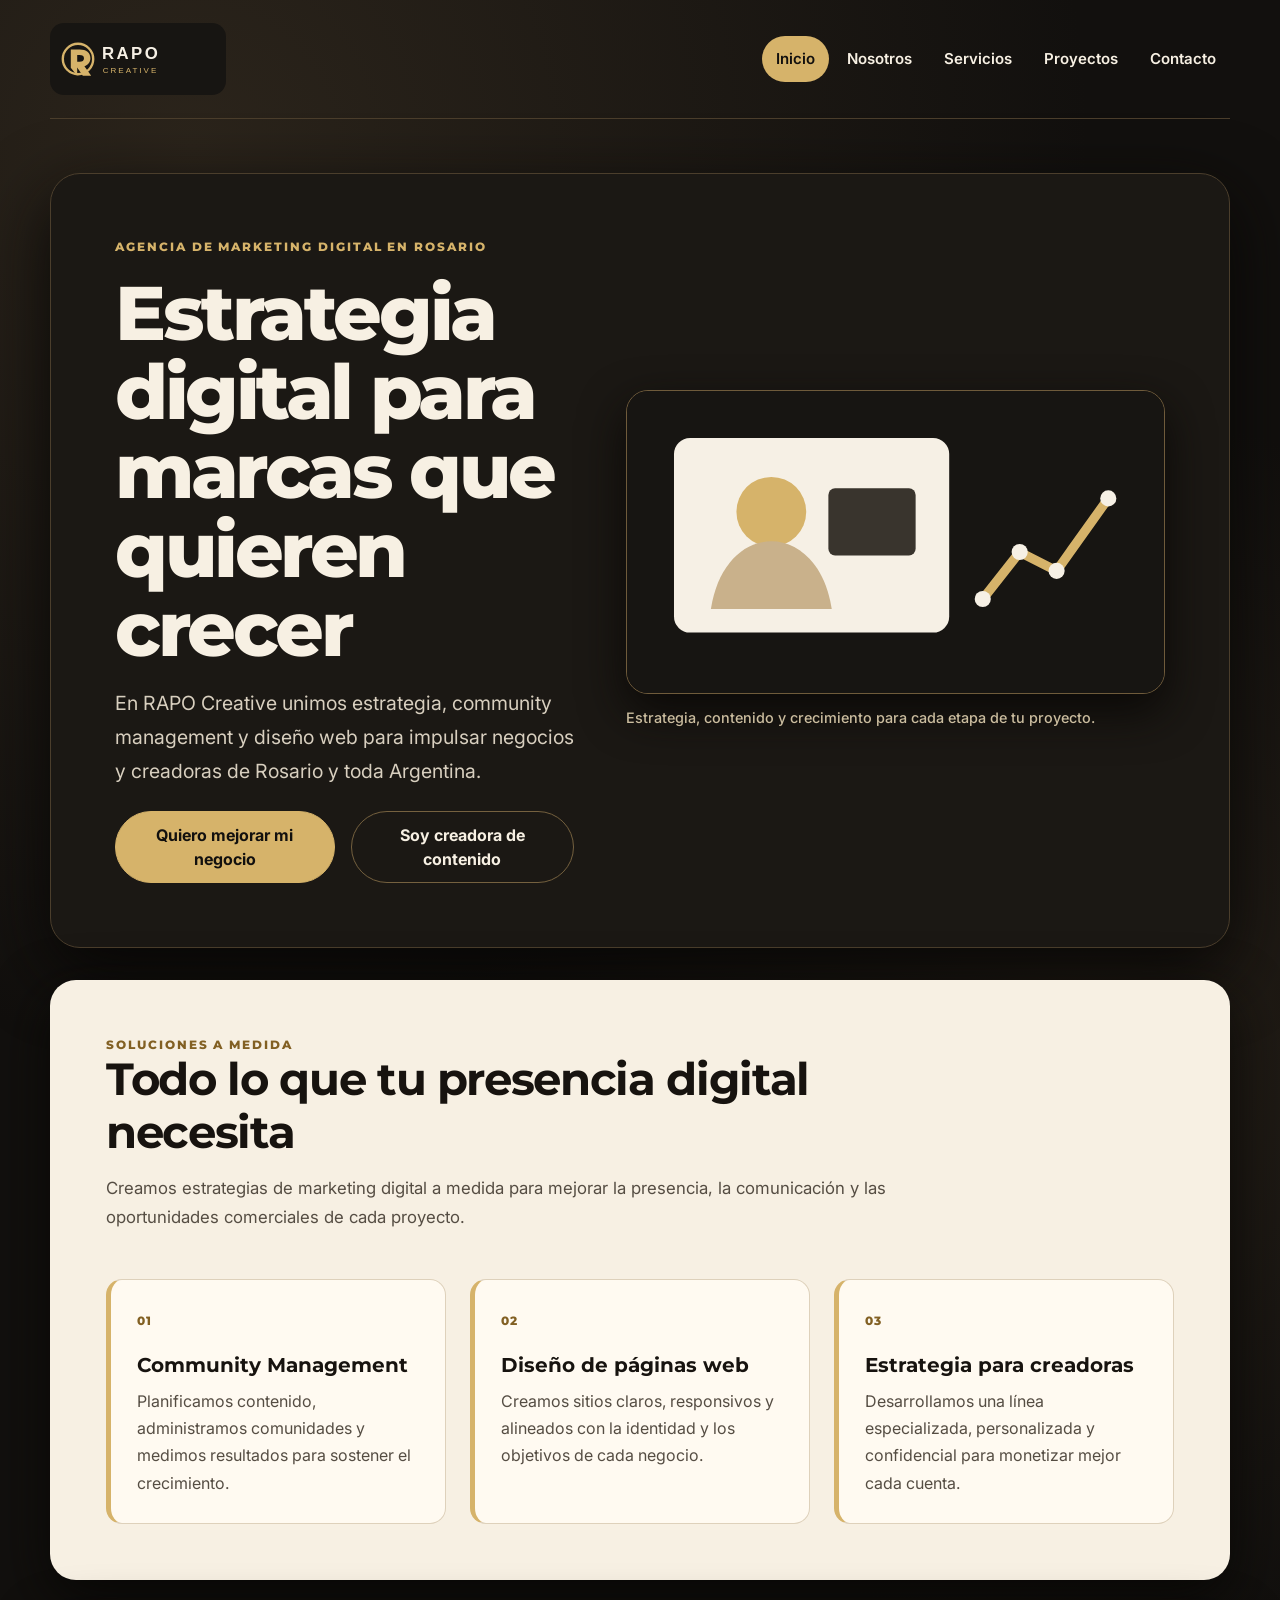
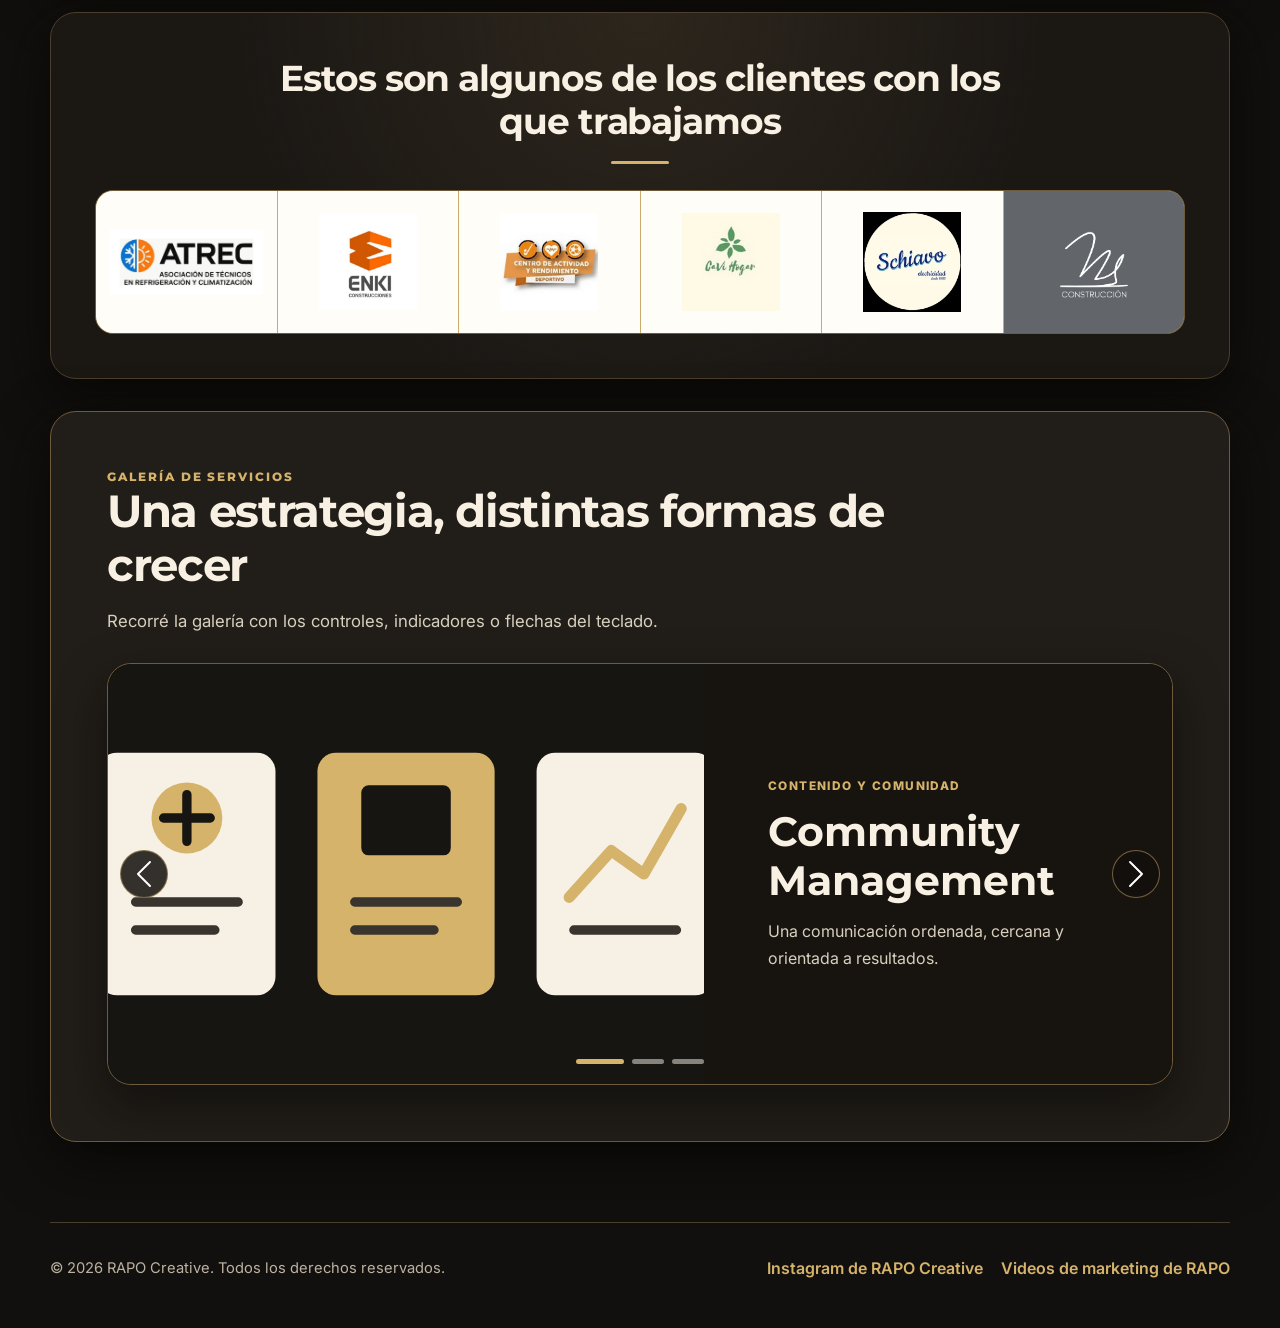
<file: index.html>
<!DOCTYPE html>
<html lang="es-AR">
<head>
  <meta charset="UTF-8">
  <meta name="viewport" content="width=device-width, initial-scale=1.0">
  <meta name="description" content="RAPO Creative es una agencia de marketing digital en Rosario especializada en community management, diseño web y estrategias para negocios y creadoras.">
  <meta name="keywords" content="agencia de marketing digital en Rosario, community management, diseño web, estrategia digital, RAPO Creative">
  <meta name="author" content="RAPO Creative">
  <meta name="robots" content="index, follow">
  <meta name="theme-color" content="#12100e">
  <link rel="canonical" href="https://rapocreative.com.ar/">
  <link rel="icon" href="assets/img/logo-rapo.svg" type="image/svg+xml">
  <meta property="og:locale" content="es_AR">
  <meta property="og:type" content="website">
  <meta property="og:site_name" content="RAPO Creative">
  <meta property="og:title" content="Agencia de marketing digital en Rosario | RAPO Creative">
  <meta property="og:description" content="Community management, diseño web y estrategias digitales para negocios y creadoras.">
  <meta property="og:url" content="https://rapocreative.com.ar/">
  <meta name="twitter:card" content="summary">
  <link rel="preconnect" href="https://fonts.googleapis.com">
  <link rel="preconnect" href="https://fonts.gstatic.com" crossorigin>
  <link href="https://fonts.googleapis.com/css2?family=Inter:wght@400;500;600;700&amp;family=Montserrat:wght@600;700;800&amp;display=swap" rel="stylesheet">
  <link href="https://cdn.jsdelivr.net/npm/bootstrap@5.3.8/dist/css/bootstrap.min.css" rel="stylesheet" integrity="sha384-sRIl4kxILFvY47J16cr9ZwB07vP4J8+LH7qKQnuqkuIAvNWLzeN8tE5YBujZqJLB" crossorigin="anonymous">
  <link rel="stylesheet" href="https://cdnjs.cloudflare.com/ajax/libs/animate.css/4.1.1/animate.min.css">
  <link rel="stylesheet" href="styles/styles.css">
  <title>Agencia de marketing digital en Rosario | RAPO Creative</title>
  <script type="application/ld+json">
    {
      "@context": "https://schema.org",
      "@type": "ProfessionalService",
      "name": "RAPO Creative",
      "url": "https://rapocreative.com.ar/",
      "logo": "https://rapocreative.com.ar/assets/img/logo-rapo.svg",
      "description": "Agencia de marketing digital especializada en community management, diseño web y estrategia para creadoras digitales.",
      "address": {
        "@type": "PostalAddress",
        "addressLocality": "Rosario",
        "addressRegion": "Santa Fe",
        "addressCountry": "AR"
      },
      "areaServed": [
        {"@type": "City", "name": "Rosario"},
        {"@type": "Country", "name": "Argentina"}
      ],
      "sameAs": ["https://www.instagram.com/rapocreative/"],
      "serviceType": ["Community Management", "Diseño web", "Estrategia digital"]
    }
  </script>
</head>
<body class="site-body layout-grid page-home">
  <a class="skip-link" href="#contenido-principal">Saltar al contenido principal</a>
  <header class="site-header">
    <nav class="navbar navbar-expand-lg navbar-dark rapo-navbar" aria-label="Navegación principal">
      <div class="container-fluid px-0">
        <a class="navbar-brand logo-link" href="index.html" aria-label="Ir al inicio de RAPO Creative">
          <img class="logo-image" src="assets/img/logo-rapo.svg" alt="Logo de RAPO Creative" width="220" height="90">
        </a>

        <button class="navbar-toggler" type="button" data-bs-toggle="collapse" data-bs-target="#mainNav" aria-controls="mainNav" aria-expanded="false" aria-label="Abrir menú de navegación">
          <span class="navbar-toggler-icon"></span>
        </button>

        <div class="collapse navbar-collapse" id="mainNav">
          <ul class="navbar-nav ms-auto align-items-lg-center gap-lg-1">
            <li class="nav-item"><a class="nav-link menu-link active" href="index.html" aria-current="page">Inicio</a></li>
            <li class="nav-item"><a class="nav-link menu-link" href="pages/nosotros.html">Nosotros</a></li>
            <li class="nav-item"><a class="nav-link menu-link" href="pages/servicios.html">Servicios</a></li>
            <li class="nav-item"><a class="nav-link menu-link" href="pages/proyectos.html">Proyectos</a></li>
            <li class="nav-item"><a class="nav-link menu-link" href="pages/contacto.html">Contacto</a></li>
          </ul>
        </div>
      </div>
    </nav>
  </header>

  <main class="site-main" id="contenido-principal">
    <section class="hero-section">
      <article class="hero-content animate__animated animate__fadeInUp">
        <p class="eyebrow-text">AGENCIA DE MARKETING DIGITAL EN ROSARIO</p>
        <h1 class="page-title">Estrategia digital para marcas que quieren crecer</h1>
        <p class="lead-text">En RAPO Creative unimos estrategia, community management y diseño web para impulsar negocios y creadoras de Rosario y toda Argentina.</p>
        <nav class="hero-actions d-flex flex-column flex-sm-row gap-3" aria-label="Acciones principales">
          <a class="btn rapo-btn rapo-btn--primary" href="pages/contacto.html">Quiero mejorar mi negocio</a>
          <a class="btn rapo-btn rapo-btn--secondary" href="pages/servicios.html#creadoras">Soy creadora de contenido</a>
        </nav>
      </article>

      <figure class="hero-figure rapo-enter">
        <img class="hero-image" src="assets/img/agencia-marketing-digital-rapo.svg" alt="Equipo de RAPO Creative trabajando en una estrategia de marketing digital" width="800" height="450" fetchpriority="high">
        <figcaption class="figure-caption">Estrategia, contenido y crecimiento para cada etapa de tu proyecto.</figcaption>
      </figure>
    </section>

    <section class="content-section" aria-labelledby="servicios-destacados">
      <p class="eyebrow-text eyebrow-text--dark">SOLUCIONES A MEDIDA</p>
      <h2 class="section-title" id="servicios-destacados">Todo lo que tu presencia digital necesita</h2>
      <p class="body-text">Creamos estrategias de marketing digital a medida para mejorar la presencia, la comunicación y las oportunidades comerciales de cada proyecto.</p>

      <div class="row g-4 mt-1">
        <div class="col-md-6 col-xl-4">
          <article class="card service-card h-100">
            <div class="card-body">
              <span class="service-number" aria-hidden="true">01</span>
              <h3 class="card-title">Community Management</h3>
              <p class="card-text">Planificamos contenido, administramos comunidades y medimos resultados para sostener el crecimiento.</p>
            </div>
          </article>
        </div>

        <div class="col-md-6 col-xl-4">
          <article class="card service-card h-100">
            <div class="card-body">
              <span class="service-number" aria-hidden="true">02</span>
              <h3 class="card-title">Diseño de páginas web</h3>
              <p class="card-text">Creamos sitios claros, responsivos y alineados con la identidad y los objetivos de cada negocio.</p>
            </div>
          </article>
        </div>

        <div class="col-md-12 col-xl-4">
          <article class="card service-card h-100">
            <div class="card-body">
              <span class="service-number" aria-hidden="true">03</span>
              <h3 class="card-title">Estrategia para creadoras</h3>
              <p class="card-text">Desarrollamos una línea especializada, personalizada y confidencial para monetizar mejor cada cuenta.</p>
            </div>
          </article>
        </div>
      </div>
    </section>

    <section class="content-section clients-section" aria-labelledby="clientes-titulo">
      <h2 class="section-title" id="clientes-titulo">Estos son algunos de los clientes con los que trabajamos</h2>

      <ul class="clients-grid" aria-label="Clientes de RAPO Creative">
        <li class="client-card client-card--atrec">
          <a class="client-link" href="https://www.instagram.com/atrecarg/" target="_blank" rel="noopener noreferrer" aria-label="Visitar el Instagram de ATREC">
            <span class="client-logo-frame">
              <img class="client-logo" src="assets/img/cliente-atrec-optimizado.png" alt="Logo de ATREC, Asociación de Técnicos en Refrigeración y Climatización" loading="lazy">
            </span>
          </a>
        </li>

        <li class="client-card client-card--enki">
          <a class="client-link" href="https://www.instagram.com/enki_construcciones/" target="_blank" rel="noopener noreferrer" aria-label="Visitar el Instagram de ENKI Construcciones">
            <span class="client-logo-frame">
              <img class="client-logo" src="assets/img/cliente-enki.jpeg" alt="Logo de ENKI Construcciones" loading="lazy">
            </span>
          </a>
        </li>

        <li class="client-card client-card--cayrd">
          <a class="client-link" href="https://www.instagram.com/cayr.d/" target="_blank" rel="noopener noreferrer" aria-label="Visitar el Instagram de CAYR.D">
            <span class="client-logo-frame">
              <img class="client-logo" src="assets/img/cliente-cayrd-optimizado.png" alt="Logo del Centro de Actividad y Rendimiento Deportivo CAYR.D" loading="lazy">
            </span>
          </a>
        </li>

        <li class="client-card client-card--cavi">
          <a class="client-link" href="https://www.instagram.com/cavihogar_rosario/" target="_blank" rel="noopener noreferrer" aria-label="Visitar el Instagram de Cavi Hogar Rosario">
            <span class="client-logo-frame">
              <img class="client-logo" src="assets/img/cliente-cavi-hogar-optimizado.png" alt="Logo de Cavi Hogar Rosario" loading="lazy">
            </span>
          </a>
        </li>

        <li class="client-card client-card--schiavo">
          <div class="client-link">
            <span class="client-logo-frame">
              <img class="client-logo" src="assets/img/cliente-schiavo-electricidad.jpeg" alt="Logo de Schiavo Electricidad, desde 1986" loading="lazy">
            </span>
          </div>
        </li>

        <li class="client-card client-card--nes">
          <div class="client-link">
            <span class="client-logo-frame client-logo-frame--nes">
              <img class="client-logo" src="assets/img/cliente-nes-construccion.png" alt="Logo de NES Construcción" loading="lazy">
            </span>
          </div>
        </li>
      </ul>
    </section>

    <section class="content-section content-section--accent gallery-section" aria-labelledby="galeria-titulo">
      <header class="gallery-heading">
        <p class="eyebrow-text">GALERÍA DE SERVICIOS</p>
        <h2 class="section-title section-title--light" id="galeria-titulo">Una estrategia, distintas formas de crecer</h2>
        <p class="body-text body-text--light">Recorré la galería con los controles, indicadores o flechas del teclado.</p>
      </header>

      <section id="rapoCarousel" class="carousel slide carousel-fade rapo-carousel" aria-roledescription="carrusel" aria-label="Galería de servicios de RAPO Creative" data-bs-ride="carousel" data-bs-interval="5500">
        <div class="carousel-indicators">
          <button type="button" data-bs-target="#rapoCarousel" data-bs-slide-to="0" class="active" aria-current="true" aria-label="Ver Community Management"></button>
          <button type="button" data-bs-target="#rapoCarousel" data-bs-slide-to="1" aria-label="Ver diseño web"></button>
          <button type="button" data-bs-target="#rapoCarousel" data-bs-slide-to="2" aria-label="Ver estrategia para creadoras"></button>
        </div>

        <div class="carousel-inner">
          <div class="carousel-item active">
            <article class="carousel-panel">
              <img src="assets/img/servicios-marketing-digital.svg" class="d-block carousel-image" alt="Panel de herramientas para gestionar redes sociales y comunidades digitales" width="800" height="450">
              <div class="carousel-copy">
                <p class="carousel-kicker">CONTENIDO Y COMUNIDAD</p>
                <h3>Community Management</h3>
                <p>Una comunicación ordenada, cercana y orientada a resultados.</p>
              </div>
            </article>
          </div>

          <div class="carousel-item">
            <article class="carousel-panel">
              <img src="assets/img/proyectos-diseno-web-marketing.svg" class="d-block carousel-image" alt="Diseño de una página web adaptable para una marca" width="800" height="450" loading="lazy">
              <div class="carousel-copy">
                <p class="carousel-kicker">DISEÑO Y DESARROLLO</p>
                <h3>Páginas web responsivas</h3>
                <p>Tu negocio disponible en cualquier dispositivo con una identidad coherente.</p>
              </div>
            </article>
          </div>

          <div class="carousel-item">
            <article class="carousel-panel">
              <img src="assets/img/equipo-rapo-estrategia-digital.svg" class="d-block carousel-image" alt="Equipo de RAPO Creative planificando una estrategia para una creadora digital" width="800" height="450" loading="lazy">
              <div class="carousel-copy">
                <p class="carousel-kicker">ACOMPAÑAMIENTO ESPECIALIZADO</p>
                <h3>Estrategia para creadoras</h3>
                <p>Planificación confidencial para profesionalizar contenido y monetización.</p>
              </div>
            </article>
          </div>
        </div>

        <button class="carousel-control-prev" type="button" data-bs-target="#rapoCarousel" data-bs-slide="prev">
          <span class="carousel-control-prev-icon" aria-hidden="true"></span>
          <span class="visually-hidden">Anterior</span>
        </button>
        <button class="carousel-control-next" type="button" data-bs-target="#rapoCarousel" data-bs-slide="next">
          <span class="carousel-control-next-icon" aria-hidden="true"></span>
          <span class="visually-hidden">Siguiente</span>
        </button>
      </section>
    </section>
  </main>

  <footer class="site-footer">
    <p class="copyright-text">&copy; 2026 RAPO Creative. Todos los derechos reservados.</p>
    <nav class="social-nav" aria-label="Redes sociales">
      <ul class="social-list">
        <li class="social-item"><a class="social-link" href="https://www.instagram.com/rapocreative/" target="_blank" rel="me noopener noreferrer">Instagram de RAPO Creative</a></li>
        <li class="social-item"><a class="social-link" href="https://www.instagram.com/rapocreative/reels/" target="_blank" rel="noopener noreferrer">Videos de marketing de RAPO</a></li>
      </ul>
    </nav>
  </footer>

  <script src="https://cdn.jsdelivr.net/npm/bootstrap@5.3.8/dist/js/bootstrap.bundle.min.js" integrity="sha384-FKyoEForCGlyvwx9Hj09JcYn3nv7wiPVlz7YYwJrWVcXK/BmnVDxM+D2scQbITxI" crossorigin="anonymous"></script>
</body>
</html>
</file>
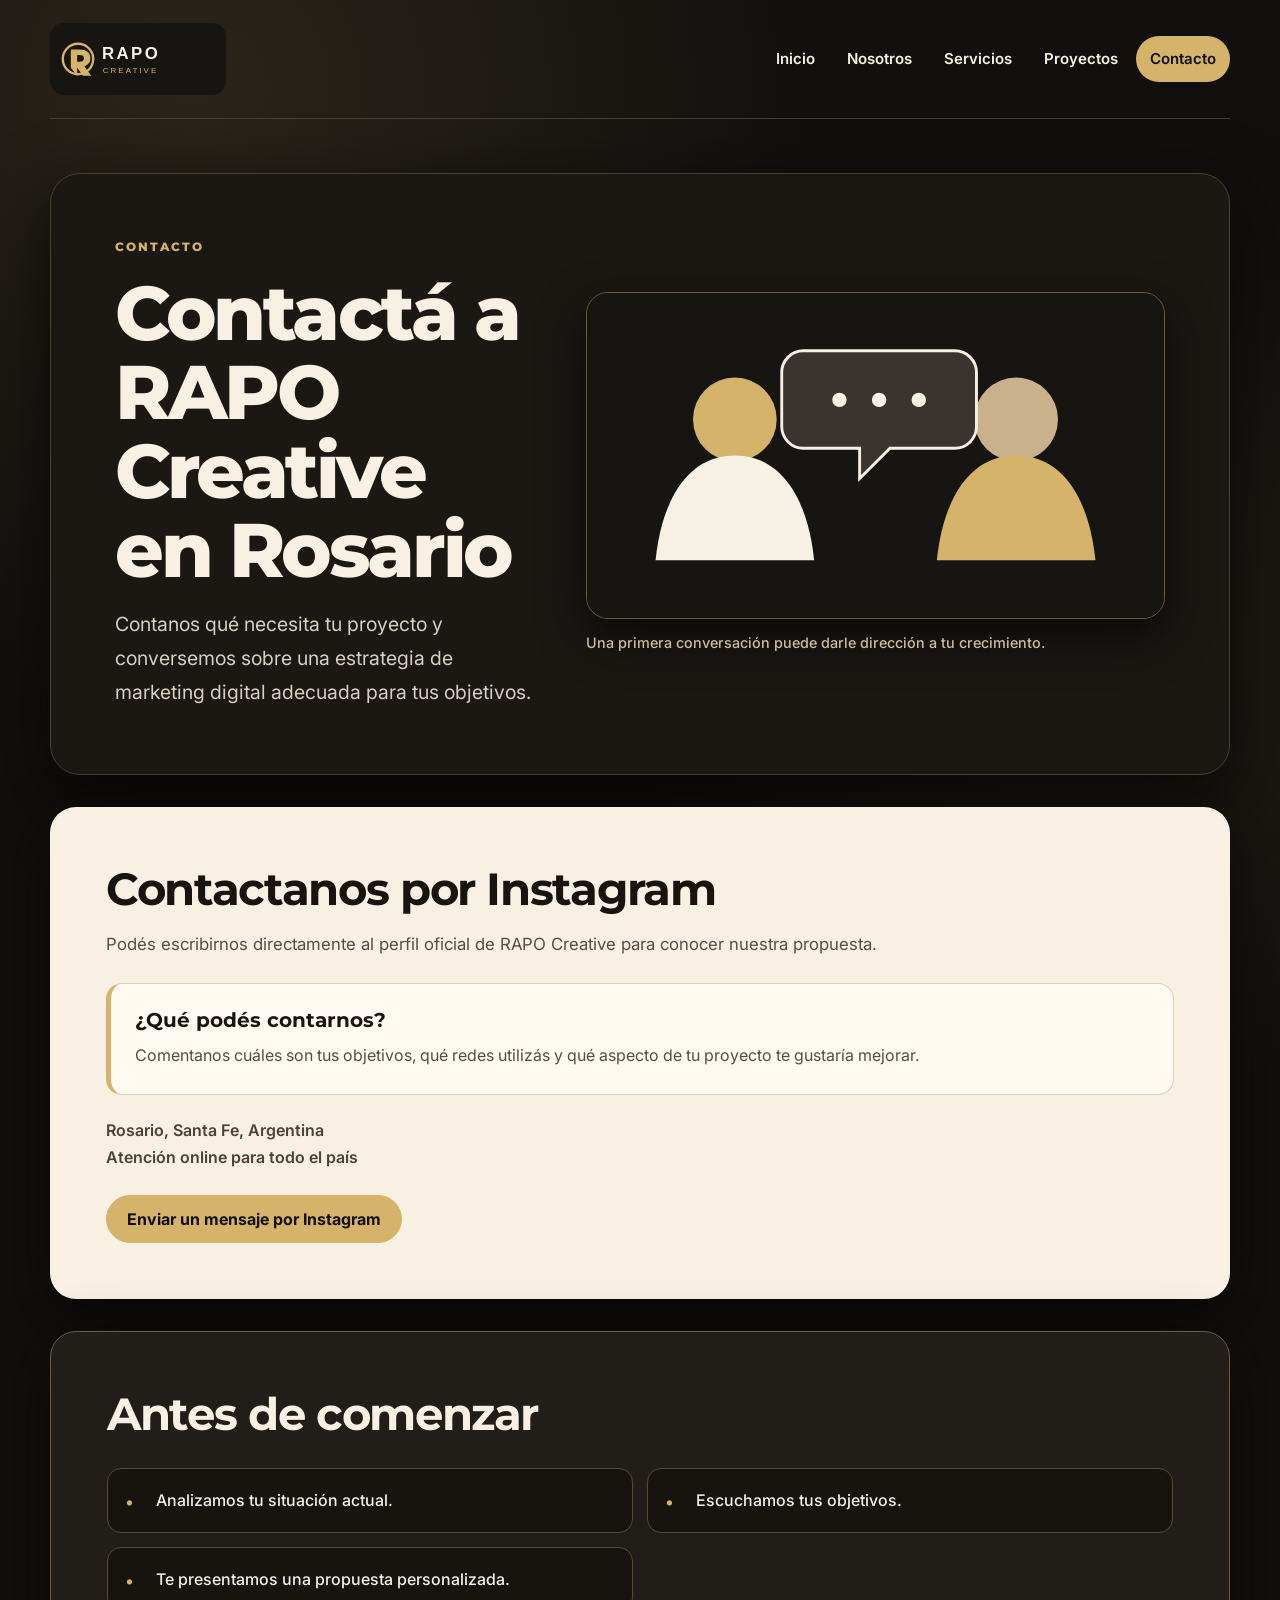
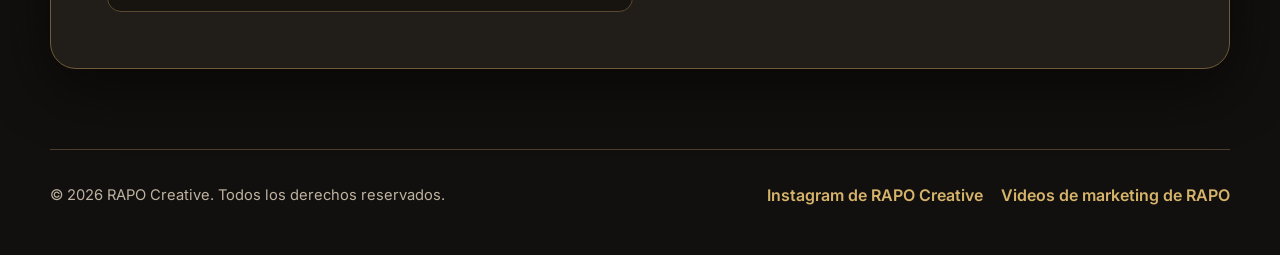
<file: pages/contacto.html>
<!DOCTYPE html>
<html lang="es-AR">
<head>
  <meta charset="UTF-8">
  <meta name="viewport" content="width=device-width, initial-scale=1.0">
  <meta name="description" content="Contactá a RAPO Creative en Rosario para recibir una propuesta de community management, diseño web o estrategia para creadoras digitales.">
  <meta name="keywords" content="contacto agencia de marketing Rosario, presupuesto de community manager, presupuesto diseño web, consultoría de marketing digital, RAPO Creative">
  <meta name="author" content="RAPO Creative">
  <meta name="robots" content="index, follow">
  <meta name="theme-color" content="#12100e">
  <link rel="canonical" href="https://rapocreative.com.ar/pages/contacto.html">
  <link rel="icon" href="../assets/img/logo-rapo.svg" type="image/svg+xml">
  <meta property="og:locale" content="es_AR">
  <meta property="og:type" content="website">
  <meta property="og:site_name" content="RAPO Creative">
  <meta property="og:title" content="Contacto de RAPO Creative en Rosario">
  <meta property="og:description" content="Consultanos por servicios de community management, diseño web y estrategia digital.">
  <meta property="og:url" content="https://rapocreative.com.ar/pages/contacto.html">
  <meta name="twitter:card" content="summary">
  <link rel="preconnect" href="https://fonts.googleapis.com">
  <link rel="preconnect" href="https://fonts.gstatic.com" crossorigin>
  <link href="https://fonts.googleapis.com/css2?family=Inter:wght@400;500;600;700&amp;family=Montserrat:wght@600;700;800&amp;display=swap" rel="stylesheet">
  <link href="https://cdn.jsdelivr.net/npm/bootstrap@5.3.8/dist/css/bootstrap.min.css" rel="stylesheet" integrity="sha384-sRIl4kxILFvY47J16cr9ZwB07vP4J8+LH7qKQnuqkuIAvNWLzeN8tE5YBujZqJLB" crossorigin="anonymous">
  <link rel="stylesheet" href="https://cdnjs.cloudflare.com/ajax/libs/animate.css/4.1.1/animate.min.css">
  <link rel="stylesheet" href="../styles/styles.css">
  <title>Contacto de RAPO Creative en Rosario | Marketing digital</title>
</head>
<body class="site-body">
  <a class="skip-link" href="#contenido-principal">Saltar al contenido principal</a>
  <header class="site-header">
    <nav class="navbar navbar-expand-lg navbar-dark rapo-navbar" aria-label="Navegación principal">
      <div class="container-fluid px-0">
        <a class="navbar-brand logo-link" href="../index.html" aria-label="Ir al inicio de RAPO Creative">
          <img class="logo-image" src="../assets/img/logo-rapo.svg" alt="Logo de RAPO Creative" width="220" height="90">
        </a>
        <button class="navbar-toggler" type="button" data-bs-toggle="collapse" data-bs-target="#mainNav" aria-controls="mainNav" aria-expanded="false" aria-label="Abrir menú de navegación">
          <span class="navbar-toggler-icon"></span>
        </button>
        <div class="collapse navbar-collapse" id="mainNav">
          <ul class="navbar-nav ms-auto align-items-lg-center gap-lg-1">
            <li class="nav-item"><a class="nav-link menu-link" href="../index.html">Inicio</a></li>
            <li class="nav-item"><a class="nav-link menu-link" href="nosotros.html">Nosotros</a></li>
            <li class="nav-item"><a class="nav-link menu-link" href="servicios.html">Servicios</a></li>
            <li class="nav-item"><a class="nav-link menu-link" href="proyectos.html">Proyectos</a></li>
            <li class="nav-item"><a class="nav-link menu-link active" href="contacto.html" aria-current="page">Contacto</a></li>
          </ul>
        </div>
      </div>
    </nav>
  </header>

  <main class="site-main" id="contenido-principal">
    <section class="hero-section">
      <article class="hero-content animate__animated animate__fadeInUp">
        <p class="eyebrow-text">CONTACTO</p>
        <h1 class="page-title">Contactá a RAPO Creative en Rosario</h1>
        <p class="lead-text">Contanos qué necesita tu proyecto y conversemos sobre una estrategia de marketing digital adecuada para tus objetivos.</p>
      </article>

      <figure class="hero-figure rapo-enter">
        <img class="hero-image" src="../assets/img/contacto-agencia-marketing.svg" alt="Cliente conversando con el equipo de marketing digital de RAPO Creative" width="800" height="450" fetchpriority="high">
        <figcaption class="figure-caption">Una primera conversación puede darle dirección a tu crecimiento.</figcaption>
      </figure>
    </section>

    <section class="content-section" aria-labelledby="contacto-instagram-titulo">
      <h2 class="section-title" id="contacto-instagram-titulo">Contactanos por Instagram</h2>
      <p class="body-text">Podés escribirnos directamente al perfil oficial de RAPO Creative para conocer nuestra propuesta.</p>

      <article class="content-card">
        <h3 class="card-title">¿Qué podés contarnos?</h3>
        <p class="card-text">Comentanos cuáles son tus objetivos, qué redes utilizás y qué aspecto de tu proyecto te gustaría mejorar.</p>
      </article>

      <address class="contact-address">
        Rosario, Santa Fe, Argentina<br>
        Atención online para todo el país
      </address>

      <a class="btn rapo-btn rapo-btn--primary mt-4" href="https://www.instagram.com/rapocreative/" target="_blank" rel="me noopener noreferrer">Enviar un mensaje por Instagram</a>
    </section>

    <section class="content-section content-section--accent" aria-labelledby="antes-comenzar-titulo">
      <h2 class="section-title section-title--light" id="antes-comenzar-titulo">Antes de comenzar</h2>
      <ul class="feature-list">
        <li class="feature-item">Analizamos tu situación actual.</li>
        <li class="feature-item">Escuchamos tus objetivos.</li>
        <li class="feature-item">Te presentamos una propuesta personalizada.</li>
      </ul>
    </section>
  </main>

  <footer class="site-footer">
    <p class="copyright-text">&copy; 2026 RAPO Creative. Todos los derechos reservados.</p>
    <nav class="social-nav" aria-label="Redes sociales">
      <ul class="social-list">
        <li class="social-item"><a class="social-link" href="https://www.instagram.com/rapocreative/" target="_blank" rel="me noopener noreferrer">Instagram de RAPO Creative</a></li>
        <li class="social-item"><a class="social-link" href="https://www.instagram.com/rapocreative/reels/" target="_blank" rel="noopener noreferrer">Videos de marketing de RAPO</a></li>
      </ul>
    </nav>
  </footer>

  <script src="https://cdn.jsdelivr.net/npm/bootstrap@5.3.8/dist/js/bootstrap.bundle.min.js" integrity="sha384-FKyoEForCGlyvwx9Hj09JcYn3nv7wiPVlz7YYwJrWVcXK/BmnVDxM+D2scQbITxI" crossorigin="anonymous"></script>
</body>
</html>
</file>
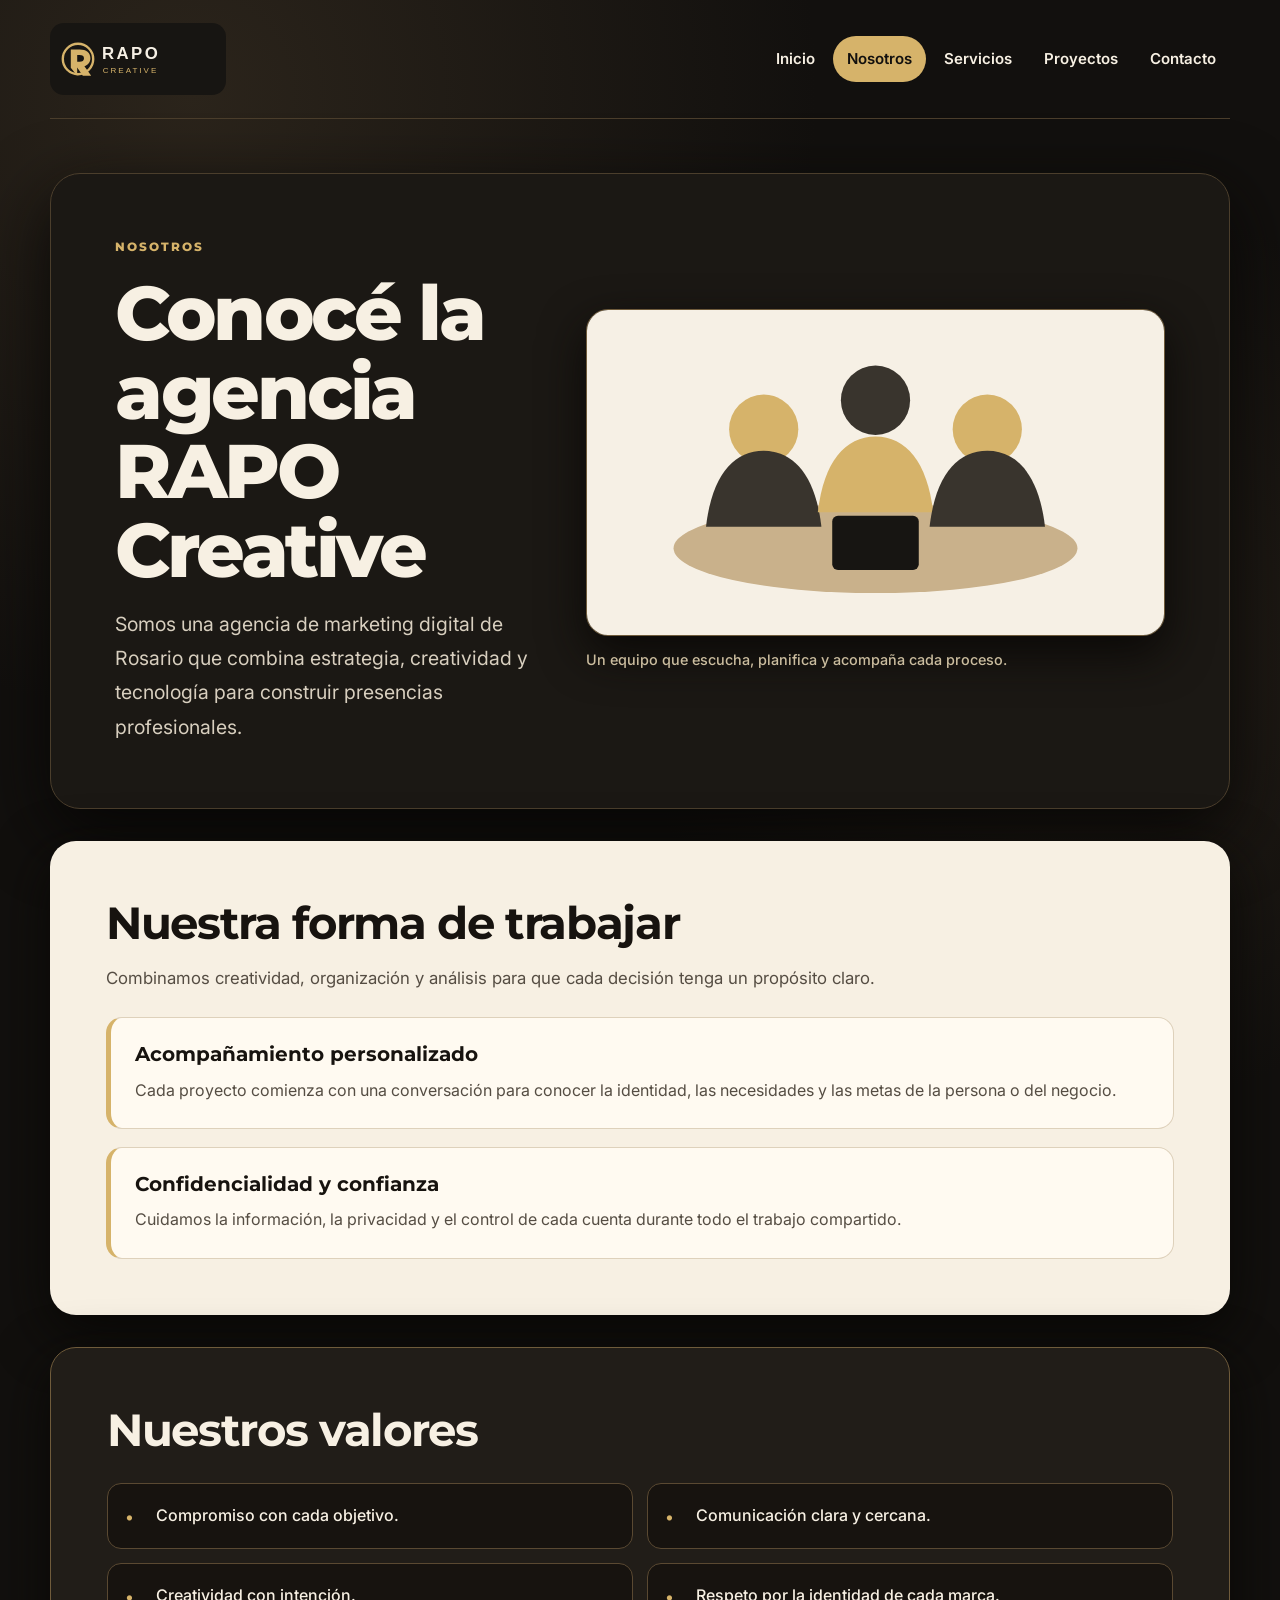
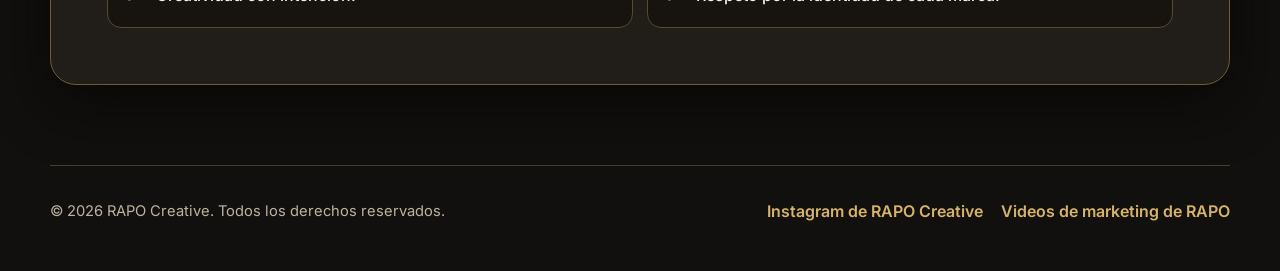
<file: pages/nosotros.html>
<!DOCTYPE html>
<html lang="es-AR">
<head>
  <meta charset="UTF-8">
  <meta name="viewport" content="width=device-width, initial-scale=1.0">
  <meta name="description" content="Conocé a RAPO Creative, agencia de marketing digital en Rosario: nuestro enfoque, valores y forma de acompañar a negocios y creadoras digitales.">
  <meta name="keywords" content="RAPO Creative, agencia de marketing en Rosario, equipo de marketing digital, estrategia de marca, creatividad digital">
  <meta name="author" content="RAPO Creative">
  <meta name="robots" content="index, follow">
  <meta name="theme-color" content="#12100e">
  <link rel="canonical" href="https://rapocreative.com.ar/pages/nosotros.html">
  <link rel="icon" href="../assets/img/logo-rapo.svg" type="image/svg+xml">
  <meta property="og:locale" content="es_AR">
  <meta property="og:type" content="website">
  <meta property="og:site_name" content="RAPO Creative">
  <meta property="og:title" content="Nosotros | Agencia de marketing digital RAPO Creative">
  <meta property="og:description" content="Conocé el enfoque, los valores y la forma de trabajo de RAPO Creative en Rosario.">
  <meta property="og:url" content="https://rapocreative.com.ar/pages/nosotros.html">
  <meta name="twitter:card" content="summary">
  <link rel="preconnect" href="https://fonts.googleapis.com">
  <link rel="preconnect" href="https://fonts.gstatic.com" crossorigin>
  <link href="https://fonts.googleapis.com/css2?family=Inter:wght@400;500;600;700&amp;family=Montserrat:wght@600;700;800&amp;display=swap" rel="stylesheet">
  <link href="https://cdn.jsdelivr.net/npm/bootstrap@5.3.8/dist/css/bootstrap.min.css" rel="stylesheet" integrity="sha384-sRIl4kxILFvY47J16cr9ZwB07vP4J8+LH7qKQnuqkuIAvNWLzeN8tE5YBujZqJLB" crossorigin="anonymous">
  <link rel="stylesheet" href="https://cdnjs.cloudflare.com/ajax/libs/animate.css/4.1.1/animate.min.css">
  <link rel="stylesheet" href="../styles/styles.css">
  <title>Nosotros | Agencia de marketing digital RAPO Creative</title>
</head>
<body class="site-body">
  <a class="skip-link" href="#contenido-principal">Saltar al contenido principal</a>
  <header class="site-header">
    <nav class="navbar navbar-expand-lg navbar-dark rapo-navbar" aria-label="Navegación principal">
      <div class="container-fluid px-0">
        <a class="navbar-brand logo-link" href="../index.html" aria-label="Ir al inicio de RAPO Creative">
          <img class="logo-image" src="../assets/img/logo-rapo.svg" alt="Logo de RAPO Creative" width="220" height="90">
        </a>
        <button class="navbar-toggler" type="button" data-bs-toggle="collapse" data-bs-target="#mainNav" aria-controls="mainNav" aria-expanded="false" aria-label="Abrir menú de navegación">
          <span class="navbar-toggler-icon"></span>
        </button>
        <div class="collapse navbar-collapse" id="mainNav">
          <ul class="navbar-nav ms-auto align-items-lg-center gap-lg-1">
            <li class="nav-item"><a class="nav-link menu-link" href="../index.html">Inicio</a></li>
            <li class="nav-item"><a class="nav-link menu-link active" href="nosotros.html" aria-current="page">Nosotros</a></li>
            <li class="nav-item"><a class="nav-link menu-link" href="servicios.html">Servicios</a></li>
            <li class="nav-item"><a class="nav-link menu-link" href="proyectos.html">Proyectos</a></li>
            <li class="nav-item"><a class="nav-link menu-link" href="contacto.html">Contacto</a></li>
          </ul>
        </div>
      </div>
    </nav>
  </header>

  <main class="site-main" id="contenido-principal">
    <section class="hero-section">
      <article class="hero-content animate__animated animate__fadeInUp">
        <p class="eyebrow-text">NOSOTROS</p>
        <h1 class="page-title">Conocé la agencia RAPO Creative</h1>
        <p class="lead-text">Somos una agencia de marketing digital de Rosario que combina estrategia, creatividad y tecnología para construir presencias profesionales.</p>
      </article>

      <figure class="hero-figure rapo-enter">
        <img class="hero-image" src="../assets/img/equipo-rapo-estrategia-digital.svg" alt="Equipo de RAPO Creative planificando una estrategia de marketing digital" width="800" height="450" fetchpriority="high">
        <figcaption class="figure-caption">Un equipo que escucha, planifica y acompaña cada proceso.</figcaption>
      </figure>
    </section>

    <section class="content-section" aria-labelledby="forma-trabajo-titulo">
      <h2 class="section-title" id="forma-trabajo-titulo">Nuestra forma de trabajar</h2>
      <p class="body-text">Combinamos creatividad, organización y análisis para que cada decisión tenga un propósito claro.</p>

      <article class="content-card">
        <h3 class="card-title">Acompañamiento personalizado</h3>
        <p class="card-text">Cada proyecto comienza con una conversación para conocer la identidad, las necesidades y las metas de la persona o del negocio.</p>
      </article>

      <article class="content-card">
        <h3 class="card-title">Confidencialidad y confianza</h3>
        <p class="card-text">Cuidamos la información, la privacidad y el control de cada cuenta durante todo el trabajo compartido.</p>
      </article>
    </section>

    <section class="content-section content-section--accent" aria-labelledby="valores-titulo">
      <h2 class="section-title section-title--light" id="valores-titulo">Nuestros valores</h2>
      <ul class="feature-list">
        <li class="feature-item">Compromiso con cada objetivo.</li>
        <li class="feature-item">Comunicación clara y cercana.</li>
        <li class="feature-item">Creatividad con intención.</li>
        <li class="feature-item">Respeto por la identidad de cada marca.</li>
      </ul>
    </section>
  </main>

  <footer class="site-footer">
    <p class="copyright-text">&copy; 2026 RAPO Creative. Todos los derechos reservados.</p>
    <nav class="social-nav" aria-label="Redes sociales">
      <ul class="social-list">
        <li class="social-item"><a class="social-link" href="https://www.instagram.com/rapocreative/" target="_blank" rel="me noopener noreferrer">Instagram de RAPO Creative</a></li>
        <li class="social-item"><a class="social-link" href="https://www.instagram.com/rapocreative/reels/" target="_blank" rel="noopener noreferrer">Videos de marketing de RAPO</a></li>
      </ul>
    </nav>
  </footer>

  <script src="https://cdn.jsdelivr.net/npm/bootstrap@5.3.8/dist/js/bootstrap.bundle.min.js" integrity="sha384-FKyoEForCGlyvwx9Hj09JcYn3nv7wiPVlz7YYwJrWVcXK/BmnVDxM+D2scQbITxI" crossorigin="anonymous"></script>
</body>
</html>
</file>
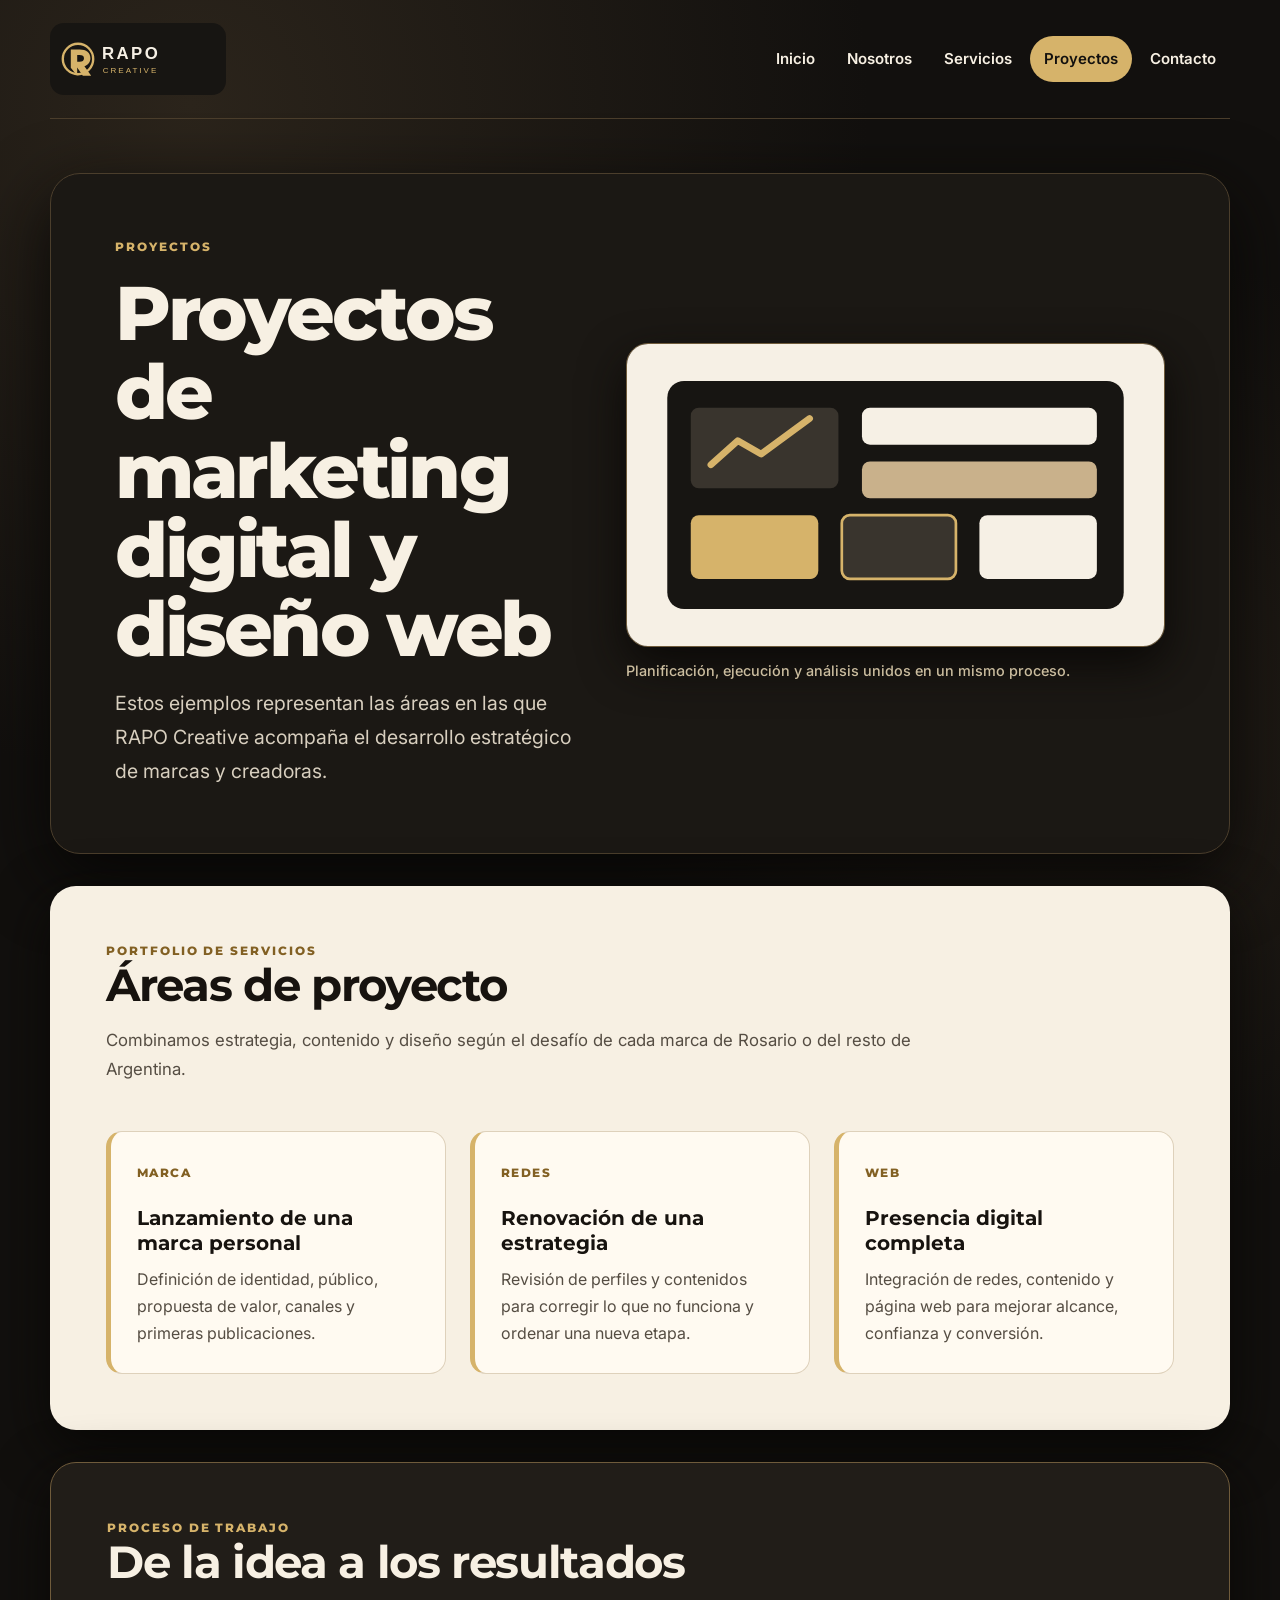
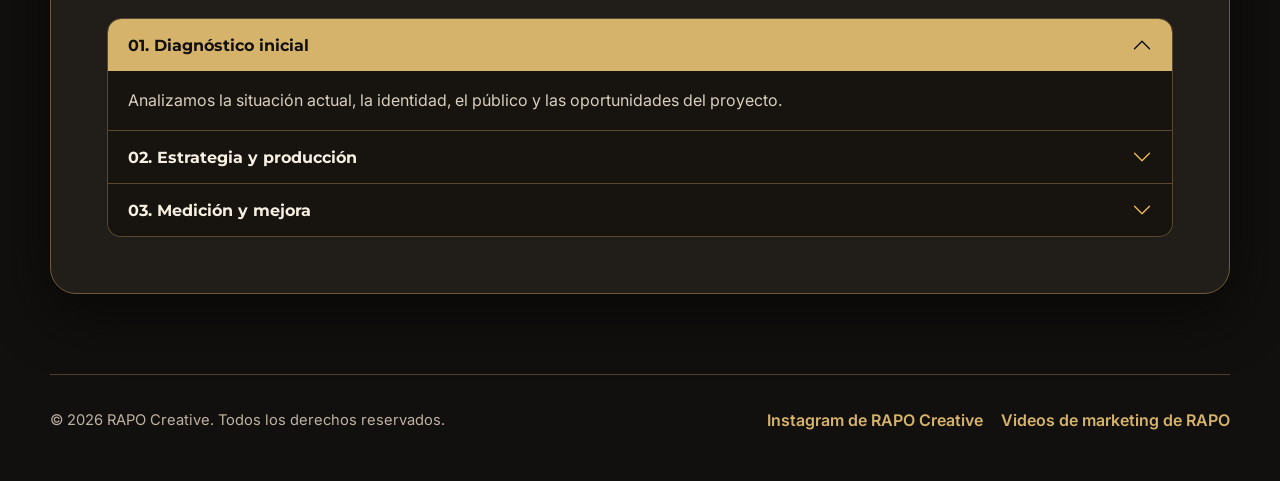
<file: pages/proyectos.html>
<!DOCTYPE html>
<html lang="es-AR">
<head>
  <meta charset="UTF-8">
  <meta name="viewport" content="width=device-width, initial-scale=1.0">
  <meta name="description" content="Conocé proyectos de marketing digital, marca personal y diseño web de RAPO Creative, desarrollados con estrategia para mejorar alcance y conversión.">
  <meta name="keywords" content="proyectos de marketing digital, portfolio de diseño web, estrategia de marca personal, casos de redes sociales, RAPO Creative">
  <meta name="author" content="RAPO Creative">
  <meta name="robots" content="index, follow">
  <meta name="theme-color" content="#12100e">
  <link rel="canonical" href="https://rapocreative.com.ar/pages/proyectos.html">
  <link rel="icon" href="../assets/img/logo-rapo.svg" type="image/svg+xml">
  <meta property="og:locale" content="es_AR">
  <meta property="og:type" content="website">
  <meta property="og:site_name" content="RAPO Creative">
  <meta property="og:title" content="Proyectos de marketing y diseño web | RAPO Creative">
  <meta property="og:description" content="Proyectos de marca personal, redes sociales y presencia digital desarrollados por RAPO Creative.">
  <meta property="og:url" content="https://rapocreative.com.ar/pages/proyectos.html">
  <meta name="twitter:card" content="summary">
  <link rel="preconnect" href="https://fonts.googleapis.com">
  <link rel="preconnect" href="https://fonts.gstatic.com" crossorigin>
  <link href="https://fonts.googleapis.com/css2?family=Inter:wght@400;500;600;700&amp;family=Montserrat:wght@600;700;800&amp;display=swap" rel="stylesheet">
  <link href="https://cdn.jsdelivr.net/npm/bootstrap@5.3.8/dist/css/bootstrap.min.css" rel="stylesheet" integrity="sha384-sRIl4kxILFvY47J16cr9ZwB07vP4J8+LH7qKQnuqkuIAvNWLzeN8tE5YBujZqJLB" crossorigin="anonymous">
  <link rel="stylesheet" href="https://cdnjs.cloudflare.com/ajax/libs/animate.css/4.1.1/animate.min.css">
  <link rel="stylesheet" href="../styles/styles.css">
  <title>Proyectos de marketing y diseño web | RAPO Creative</title>
</head>
<body class="site-body layout-grid page-projects">
  <a class="skip-link" href="#contenido-principal">Saltar al contenido principal</a>
  <header class="site-header">
    <nav class="navbar navbar-expand-lg navbar-dark rapo-navbar" aria-label="Navegación principal">
      <div class="container-fluid px-0">
        <a class="navbar-brand logo-link" href="../index.html" aria-label="Ir al inicio de RAPO Creative">
          <img class="logo-image" src="../assets/img/logo-rapo.svg" alt="Logo de RAPO Creative" width="220" height="90">
        </a>
        <button class="navbar-toggler" type="button" data-bs-toggle="collapse" data-bs-target="#mainNav" aria-controls="mainNav" aria-expanded="false" aria-label="Abrir menú de navegación">
          <span class="navbar-toggler-icon"></span>
        </button>
        <div class="collapse navbar-collapse" id="mainNav">
          <ul class="navbar-nav ms-auto align-items-lg-center gap-lg-1">
            <li class="nav-item"><a class="nav-link menu-link" href="../index.html">Inicio</a></li>
            <li class="nav-item"><a class="nav-link menu-link" href="nosotros.html">Nosotros</a></li>
            <li class="nav-item"><a class="nav-link menu-link" href="servicios.html">Servicios</a></li>
            <li class="nav-item"><a class="nav-link menu-link active" href="proyectos.html" aria-current="page">Proyectos</a></li>
            <li class="nav-item"><a class="nav-link menu-link" href="contacto.html">Contacto</a></li>
          </ul>
        </div>
      </div>
    </nav>
  </header>

  <main class="site-main" id="contenido-principal">
    <section class="hero-section">
      <article class="hero-content animate__animated animate__fadeInUp">
        <p class="eyebrow-text">PROYECTOS</p>
        <h1 class="page-title">Proyectos de marketing digital y diseño web</h1>
        <p class="lead-text">Estos ejemplos representan las áreas en las que RAPO Creative acompaña el desarrollo estratégico de marcas y creadoras.</p>
      </article>

      <figure class="hero-figure rapo-enter">
        <img class="hero-image" src="../assets/img/proyectos-diseno-web-marketing.svg" alt="Panel con resultados de proyectos de marketing digital y diseño web" width="800" height="450" fetchpriority="high">
        <figcaption class="figure-caption">Planificación, ejecución y análisis unidos en un mismo proceso.</figcaption>
      </figure>
    </section>

    <section class="content-section" aria-labelledby="areas-proyecto">
      <p class="eyebrow-text eyebrow-text--dark">PORTFOLIO DE SERVICIOS</p>
      <h2 class="section-title" id="areas-proyecto">Áreas de proyecto</h2>
      <p class="body-text">Combinamos estrategia, contenido y diseño según el desafío de cada marca de Rosario o del resto de Argentina.</p>

      <div class="row g-4 project-cards">
        <div class="col-md-6 col-xl-4">
          <article class="card project-card h-100">
            <div class="card-body">
              <span class="project-tag">MARCA</span>
              <h3 class="card-title">Lanzamiento de una marca personal</h3>
              <p class="card-text">Definición de identidad, público, propuesta de valor, canales y primeras publicaciones.</p>
            </div>
          </article>
        </div>

        <div class="col-md-6 col-xl-4">
          <article class="card project-card h-100">
            <div class="card-body">
              <span class="project-tag">REDES</span>
              <h3 class="card-title">Renovación de una estrategia</h3>
              <p class="card-text">Revisión de perfiles y contenidos para corregir lo que no funciona y ordenar una nueva etapa.</p>
            </div>
          </article>
        </div>

        <div class="col-md-12 col-xl-4">
          <article class="card project-card h-100">
            <div class="card-body">
              <span class="project-tag">WEB</span>
              <h3 class="card-title">Presencia digital completa</h3>
              <p class="card-text">Integración de redes, contenido y página web para mejorar alcance, confianza y conversión.</p>
            </div>
          </article>
        </div>
      </div>
    </section>

    <section class="content-section content-section--accent" aria-labelledby="proceso-titulo">
      <p class="eyebrow-text">PROCESO DE TRABAJO</p>
      <h2 class="section-title section-title--light" id="proceso-titulo">De la idea a los resultados</h2>

      <div class="accordion rapo-accordion" id="processAccordion">
        <div class="accordion-item">
          <h3 class="accordion-header">
            <button class="accordion-button" type="button" data-bs-toggle="collapse" data-bs-target="#stepOne" aria-expanded="true" aria-controls="stepOne">
              01. Diagnóstico inicial
            </button>
          </h3>
          <div id="stepOne" class="accordion-collapse collapse show" data-bs-parent="#processAccordion">
            <div class="accordion-body">Analizamos la situación actual, la identidad, el público y las oportunidades del proyecto.</div>
          </div>
        </div>

        <div class="accordion-item">
          <h3 class="accordion-header">
            <button class="accordion-button collapsed" type="button" data-bs-toggle="collapse" data-bs-target="#stepTwo" aria-expanded="false" aria-controls="stepTwo">
              02. Estrategia y producción
            </button>
          </h3>
          <div id="stepTwo" class="accordion-collapse collapse" data-bs-parent="#processAccordion">
            <div class="accordion-body">Definimos objetivos, canales y acciones; luego producimos los contenidos y recursos necesarios.</div>
          </div>
        </div>

        <div class="accordion-item">
          <h3 class="accordion-header">
            <button class="accordion-button collapsed" type="button" data-bs-toggle="collapse" data-bs-target="#stepThree" aria-expanded="false" aria-controls="stepThree">
              03. Medición y mejora
            </button>
          </h3>
          <div id="stepThree" class="accordion-collapse collapse" data-bs-parent="#processAccordion">
            <div class="accordion-body">Medimos resultados, identificamos aprendizajes y ajustamos el plan para sostener el crecimiento.</div>
          </div>
        </div>
      </div>
    </section>
  </main>

  <footer class="site-footer">
    <p class="copyright-text">&copy; 2026 RAPO Creative. Todos los derechos reservados.</p>
    <nav class="social-nav" aria-label="Redes sociales">
      <ul class="social-list">
        <li class="social-item"><a class="social-link" href="https://www.instagram.com/rapocreative/" target="_blank" rel="me noopener noreferrer">Instagram de RAPO Creative</a></li>
        <li class="social-item"><a class="social-link" href="https://www.instagram.com/rapocreative/reels/" target="_blank" rel="noopener noreferrer">Videos de marketing de RAPO</a></li>
      </ul>
    </nav>
  </footer>

  <script src="https://cdn.jsdelivr.net/npm/bootstrap@5.3.8/dist/js/bootstrap.bundle.min.js" integrity="sha384-FKyoEForCGlyvwx9Hj09JcYn3nv7wiPVlz7YYwJrWVcXK/BmnVDxM+D2scQbITxI" crossorigin="anonymous"></script>
</body>
</html>
</file>
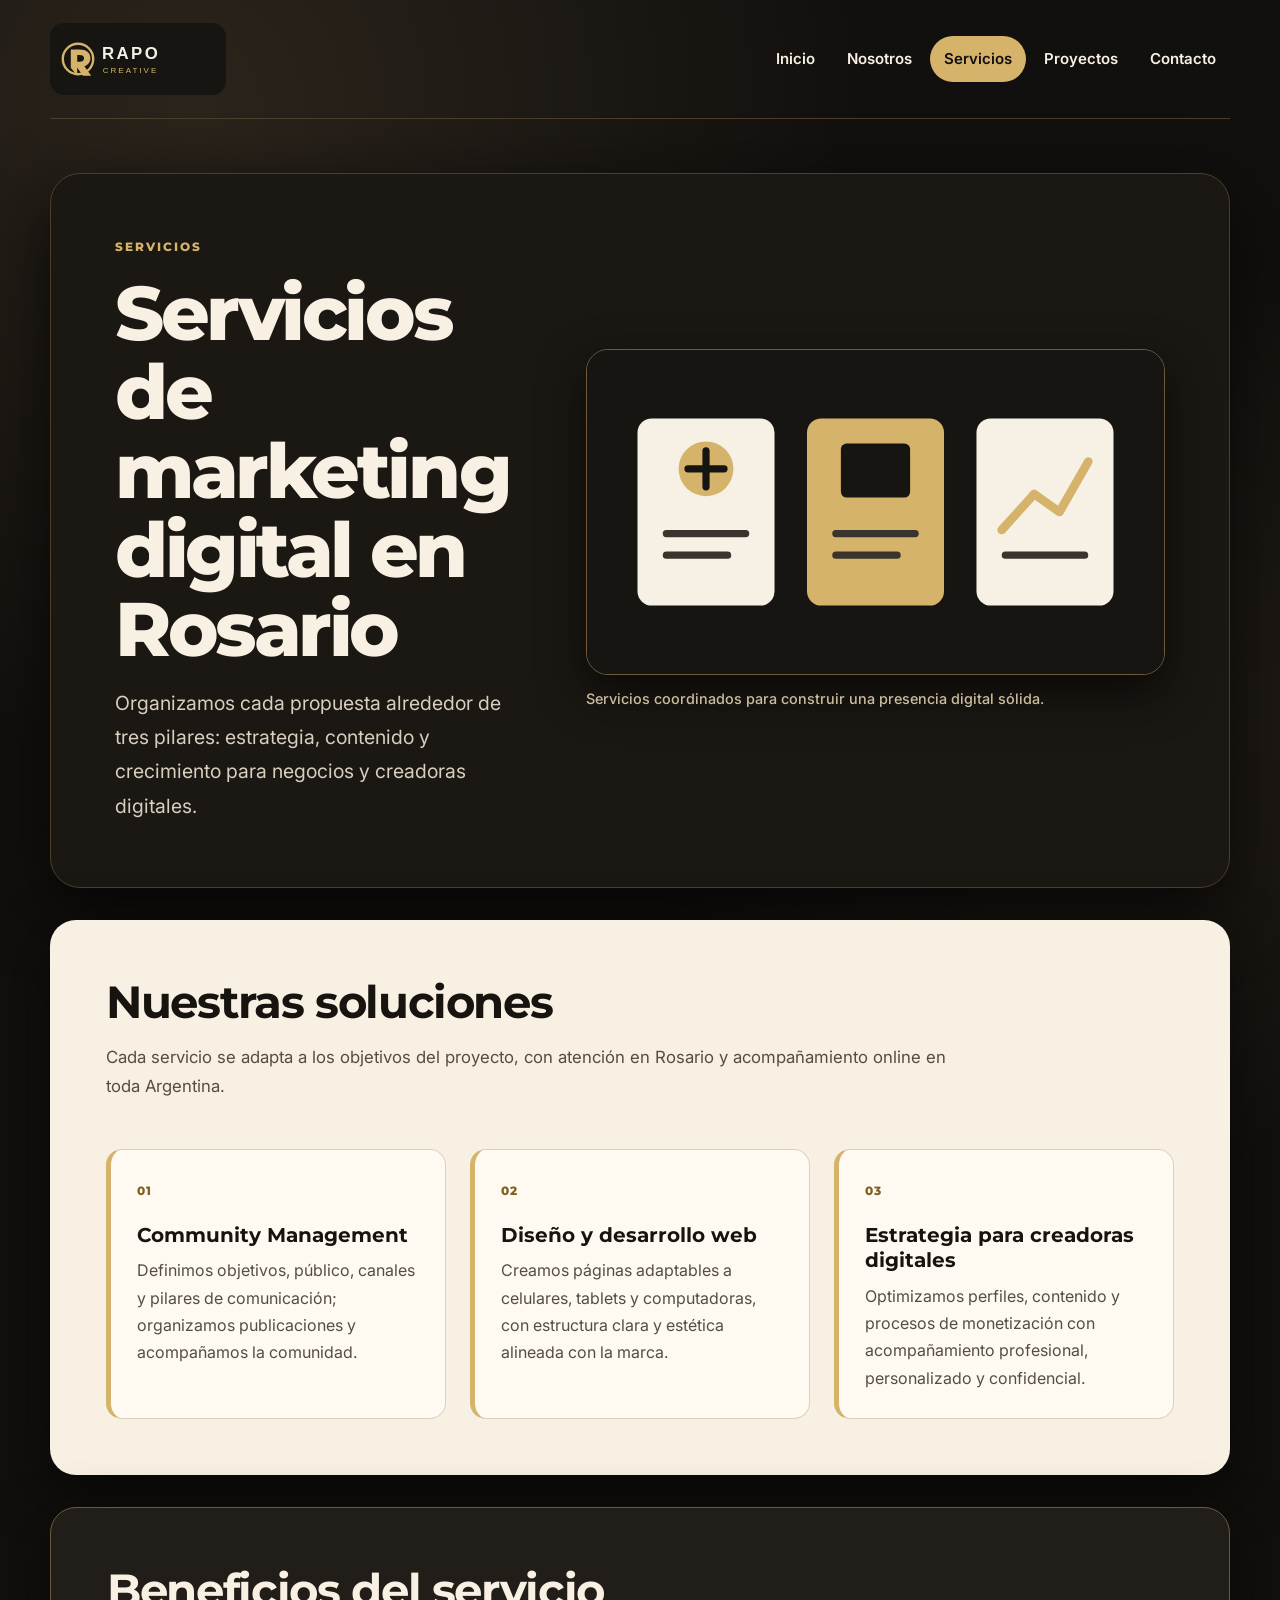
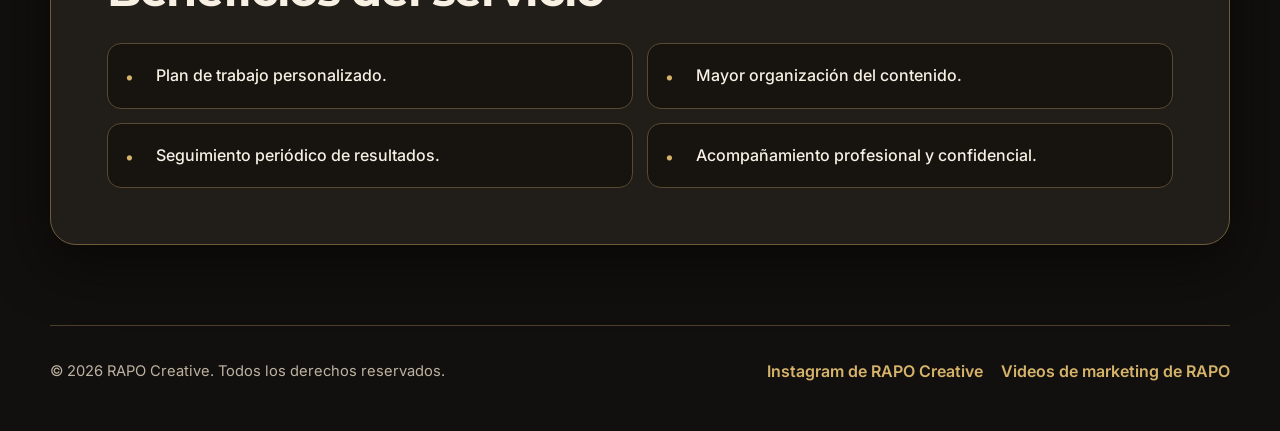
<file: pages/servicios.html>
<!DOCTYPE html>
<html lang="es-AR">
<head>
  <meta charset="UTF-8">
  <meta name="viewport" content="width=device-width, initial-scale=1.0">
  <meta name="description" content="Community management, diseño y desarrollo web y estrategias para creadoras digitales en Rosario. Soluciones personalizadas de RAPO Creative.">
  <meta name="keywords" content="community management en Rosario, diseño web en Rosario, desarrollo web, gestión de redes sociales, estrategia para creadoras digitales">
  <meta name="author" content="RAPO Creative">
  <meta name="robots" content="index, follow">
  <meta name="theme-color" content="#12100e">
  <link rel="canonical" href="https://rapocreative.com.ar/pages/servicios.html">
  <link rel="icon" href="../assets/img/logo-rapo.svg" type="image/svg+xml">
  <meta property="og:locale" content="es_AR">
  <meta property="og:type" content="website">
  <meta property="og:site_name" content="RAPO Creative">
  <meta property="og:title" content="Community management y diseño web | RAPO Creative">
  <meta property="og:description" content="Servicios de marketing digital, diseño web y estrategia para creadoras en Rosario.">
  <meta property="og:url" content="https://rapocreative.com.ar/pages/servicios.html">
  <meta name="twitter:card" content="summary">
  <link rel="preconnect" href="https://fonts.googleapis.com">
  <link rel="preconnect" href="https://fonts.gstatic.com" crossorigin>
  <link href="https://fonts.googleapis.com/css2?family=Inter:wght@400;500;600;700&amp;family=Montserrat:wght@600;700;800&amp;display=swap" rel="stylesheet">
  <link href="https://cdn.jsdelivr.net/npm/bootstrap@5.3.8/dist/css/bootstrap.min.css" rel="stylesheet" integrity="sha384-sRIl4kxILFvY47J16cr9ZwB07vP4J8+LH7qKQnuqkuIAvNWLzeN8tE5YBujZqJLB" crossorigin="anonymous">
  <link rel="stylesheet" href="https://cdnjs.cloudflare.com/ajax/libs/animate.css/4.1.1/animate.min.css">
  <link rel="stylesheet" href="../styles/styles.css">
  <title>Community management y diseño web | RAPO Creative</title>
</head>
<body class="site-body page-services">
  <a class="skip-link" href="#contenido-principal">Saltar al contenido principal</a>
  <header class="site-header">
    <nav class="navbar navbar-expand-lg navbar-dark rapo-navbar" aria-label="Navegación principal">
      <div class="container-fluid px-0">
        <a class="navbar-brand logo-link" href="../index.html" aria-label="Ir al inicio de RAPO Creative">
          <img class="logo-image" src="../assets/img/logo-rapo.svg" alt="Logo de RAPO Creative" width="220" height="90">
        </a>
        <button class="navbar-toggler" type="button" data-bs-toggle="collapse" data-bs-target="#mainNav" aria-controls="mainNav" aria-expanded="false" aria-label="Abrir menú de navegación">
          <span class="navbar-toggler-icon"></span>
        </button>
        <div class="collapse navbar-collapse" id="mainNav">
          <ul class="navbar-nav ms-auto align-items-lg-center gap-lg-1">
            <li class="nav-item"><a class="nav-link menu-link" href="../index.html">Inicio</a></li>
            <li class="nav-item"><a class="nav-link menu-link" href="nosotros.html">Nosotros</a></li>
            <li class="nav-item"><a class="nav-link menu-link active" href="servicios.html" aria-current="page">Servicios</a></li>
            <li class="nav-item"><a class="nav-link menu-link" href="proyectos.html">Proyectos</a></li>
            <li class="nav-item"><a class="nav-link menu-link" href="contacto.html">Contacto</a></li>
          </ul>
        </div>
      </div>
    </nav>
  </header>

  <main class="site-main" id="contenido-principal">
    <section class="hero-section">
      <article class="hero-content animate__animated animate__fadeInUp">
        <p class="eyebrow-text">SERVICIOS</p>
        <h1 class="page-title">Servicios de marketing digital en Rosario</h1>
        <p class="lead-text">Organizamos cada propuesta alrededor de tres pilares: estrategia, contenido y crecimiento para negocios y creadoras digitales.</p>
      </article>

      <figure class="hero-figure rapo-enter">
        <img class="hero-image" src="../assets/img/servicios-marketing-digital.svg" alt="Herramientas de estrategia, creación de contenido y análisis de marketing digital" width="800" height="450" fetchpriority="high">
        <figcaption class="figure-caption">Servicios coordinados para construir una presencia digital sólida.</figcaption>
      </figure>
    </section>

    <section class="content-section" aria-labelledby="soluciones-titulo">
      <h2 class="section-title" id="soluciones-titulo">Nuestras soluciones</h2>
      <p class="body-text">Cada servicio se adapta a los objetivos del proyecto, con atención en Rosario y acompañamiento online en toda Argentina.</p>

      <div class="row g-4 service-grid">
        <div class="col-md-6 col-xl-4">
          <article class="card service-card h-100">
            <div class="card-body">
              <span class="service-number" aria-hidden="true">01</span>
              <h3 class="card-title">Community Management</h3>
              <p class="card-text">Definimos objetivos, público, canales y pilares de comunicación; organizamos publicaciones y acompañamos la comunidad.</p>
            </div>
          </article>
        </div>

        <div class="col-md-6 col-xl-4">
          <article class="card service-card h-100">
            <div class="card-body">
              <span class="service-number" aria-hidden="true">02</span>
              <h3 class="card-title">Diseño y desarrollo web</h3>
              <p class="card-text">Creamos páginas adaptables a celulares, tablets y computadoras, con estructura clara y estética alineada con la marca.</p>
            </div>
          </article>
        </div>

        <div class="col-md-12 col-xl-4">
          <article class="card service-card h-100" id="creadoras">
            <div class="card-body">
              <span class="service-number" aria-hidden="true">03</span>
              <h3 class="card-title">Estrategia para creadoras digitales</h3>
              <p class="card-text">Optimizamos perfiles, contenido y procesos de monetización con acompañamiento profesional, personalizado y confidencial.</p>
            </div>
          </article>
        </div>
      </div>
    </section>

    <section class="content-section content-section--accent" aria-labelledby="beneficios-titulo">
      <h2 class="section-title section-title--light" id="beneficios-titulo">Beneficios del servicio</h2>
      <ul class="feature-list">
        <li class="feature-item">Plan de trabajo personalizado.</li>
        <li class="feature-item">Mayor organización del contenido.</li>
        <li class="feature-item">Seguimiento periódico de resultados.</li>
        <li class="feature-item">Acompañamiento profesional y confidencial.</li>
      </ul>
    </section>
  </main>

  <footer class="site-footer">
    <p class="copyright-text">&copy; 2026 RAPO Creative. Todos los derechos reservados.</p>
    <nav class="social-nav" aria-label="Redes sociales">
      <ul class="social-list">
        <li class="social-item"><a class="social-link" href="https://www.instagram.com/rapocreative/" target="_blank" rel="me noopener noreferrer">Instagram de RAPO Creative</a></li>
        <li class="social-item"><a class="social-link" href="https://www.instagram.com/rapocreative/reels/" target="_blank" rel="noopener noreferrer">Videos de marketing de RAPO</a></li>
      </ul>
    </nav>
  </footer>

  <script src="https://cdn.jsdelivr.net/npm/bootstrap@5.3.8/dist/js/bootstrap.bundle.min.js" integrity="sha384-FKyoEForCGlyvwx9Hj09JcYn3nv7wiPVlz7YYwJrWVcXK/BmnVDxM+D2scQbITxI" crossorigin="anonymous"></script>
</body>
</html>
</file>
<file: styles/styles.css>
/* ==================================================
   1. VARIABLES Y CONFIGURACIÓN GENERAL
   ================================================== */

:root {
  --rapo-bg: #12100e;
  --rapo-surface: #1b1814;
  --rapo-surface-strong: #211d18;
  --rapo-ivory: #f7f0e3;
  --rapo-ivory-soft: #fffaf1;
  --rapo-gold: #d6b36a;
  --rapo-gold-light: #f0d494;
  --rapo-border: #4b3e2c;
  --rapo-text-muted: #d8cfbf;
  --rapo-dark-text: #24201b;
  --rapo-shadow: #080706;
}

* {
  box-sizing: border-box;
}

html {
  scroll-behavior: smooth;
}

.skip-link {
  position: fixed;
  top: 12px;
  left: 12px;
  z-index: 1100;
  padding: 10px 16px;
  border-radius: 999px;
  background-color: var(--rapo-gold-light);
  color: var(--rapo-bg);
  font-weight: 800;
  text-decoration: none;
  transform: translateY(-160%);
  transition: transform 0.2s ease;
}

.skip-link:focus {
  outline: 3px solid var(--rapo-ivory);
  outline-offset: 3px;
  transform: translateY(0);
}

#contenido-principal {
  scroll-margin-top: 24px;
}

.site-body {
  min-height: 100vh;
  margin: 0;
  overflow-x: hidden;
  background-color: var(--rapo-bg);
  background-image:
    radial-gradient(circle at 15% 5%, #2b241b 0, transparent 30%),
    radial-gradient(circle at 85% 35%, #241e17 0, transparent 28%);
  color: var(--rapo-ivory);
  font-family: 'Inter', sans-serif;
  font-size: 1rem;
  font-weight: 400;
  line-height: 1.7;
}

/* ==================================================
   2. NAVBAR DE BOOTSTRAP PERSONALIZADA
   ================================================== */

.site-header {
  width: min(1180px, calc(100% - 24px));
  margin: 0 auto;
  padding: 18px 0;
  border-bottom: 1px solid var(--rapo-border);
}

.rapo-navbar {
  width: 100%;
  padding: 0;
}

.logo-link {
  display: inline-flex;
  margin: 0;
  padding: 0;
  border-radius: 14px;
  transition: transform 0.25s ease, filter 0.25s ease, box-shadow 0.25s ease;
}

.logo-link:hover {
  filter: brightness(1.12);
  transform: translateY(-2px);
}

.logo-link:focus-visible {
  outline: 3px solid var(--rapo-gold-light);
  outline-offset: 5px;
  box-shadow: 0 0 0 5px #12100e;
}

.logo-link:active {
  filter: brightness(0.94);
  transform: translateY(0) scale(0.98);
}

.logo-image {
  display: block;
  width: 164px;
  height: auto;
  border-radius: 14px;
}

.navbar-toggler {
  padding: 9px 11px;
  border: 1px solid var(--rapo-gold);
  border-radius: 12px;
  box-shadow: none;
  transition: background-color 0.2s ease, transform 0.2s ease, box-shadow 0.2s ease;
}

.navbar-toggler:hover {
  background-color: #d6b36a26;
  transform: translateY(-1px);
}

.navbar-toggler:focus {
  border-color: var(--rapo-gold-light);
  box-shadow: 0 0 0 4px #d6b36a40;
}

.navbar-toggler:active {
  background-color: var(--rapo-gold);
  transform: scale(0.96);
}

.navbar-collapse {
  padding: 16px 0 2px;
}

.rapo-navbar .navbar-nav .nav-link {
  display: block;
  margin: 3px 0;
  padding: 10px 14px;
  border-radius: 999px;
  color: var(--rapo-ivory);
  font-size: 0.94rem;
  font-weight: 600;
  text-decoration: none;
  transition: background-color 0.22s ease, color 0.22s ease, transform 0.22s ease, box-shadow 0.22s ease;
}

.rapo-navbar .navbar-nav .nav-link:hover {
  background-color: #d6b36a26;
  color: var(--rapo-gold-light);
  transform: translateX(4px);
}

.rapo-navbar .navbar-nav .nav-link:focus-visible {
  outline: 3px solid var(--rapo-gold-light);
  outline-offset: 2px;
  background-color: #d6b36a1f;
  color: var(--rapo-ivory);
}

.rapo-navbar .navbar-nav .nav-link:active {
  background-color: var(--rapo-gold-light);
  color: var(--rapo-bg);
  transform: scale(0.96);
}

.rapo-navbar .navbar-nav .nav-link.active,
.rapo-navbar .navbar-nav .nav-link.active:hover {
  background-color: var(--rapo-gold);
  color: var(--rapo-bg);
}

/* ==================================================
   3. CONTENIDO PRINCIPAL Y PORTADA
   ================================================== */

.site-main {
  width: min(1180px, calc(100% - 24px));
  margin: 0 auto;
  padding: 28px 0 56px;
}

.hero-section {
  display: flex;
  flex-direction: column;
  gap: 32px;
  margin-bottom: 32px;
  padding: clamp(28px, 5vw, 68px);
  overflow: hidden;
  border: 1px solid var(--rapo-border);
  border-radius: 30px;
  background-color: var(--rapo-surface);
  box-shadow: 0 24px 70px var(--rapo-shadow);
}

.hero-content {
  display: flex;
  flex-direction: column;
  gap: 18px;
  min-width: 0;
}

.eyebrow-text {
  margin: 0;
  color: var(--rapo-gold);
  font-family: 'Montserrat', sans-serif;
  font-size: 0.76rem;
  font-weight: 800;
  letter-spacing: 0.16em;
  line-height: 1.4;
}

.eyebrow-text--dark {
  color: #826023;
}

.page-title {
  margin: 0;
  color: var(--rapo-ivory);
  font-family: 'Montserrat', sans-serif;
  font-size: clamp(2.45rem, 6vw, 4.75rem);
  font-weight: 800;
  letter-spacing: -0.045em;
  line-height: 1.04;
}

.lead-text {
  margin: 0;
  color: var(--rapo-text-muted);
  font-size: clamp(1.04rem, 2vw, 1.22rem);
  font-weight: 400;
  line-height: 1.75;
}

.hero-actions {
  margin-top: 4px;
}

.hero-figure {
  margin: 0;
  min-width: 0;
}

.hero-image {
  display: block;
  width: 100%;
  height: auto;
  border: 1px solid #6f5b3b;
  border-radius: 22px;
  box-shadow: 0 18px 45px #0b0907;
}

.figure-caption {
  margin-top: 12px;
  color: #cbbd9f;
  font-size: 0.9rem;
  font-weight: 500;
}

/* Botones de Bootstrap con identidad RAPO */
.rapo-btn {
  min-height: 48px;
  padding: 11px 20px;
  border: 1px solid transparent;
  border-radius: 999px;
  font-family: 'Inter', sans-serif;
  font-weight: 700;
  transition: background-color 0.22s ease, border-color 0.22s ease, color 0.22s ease, transform 0.22s ease, box-shadow 0.22s ease;
}

.rapo-btn--primary {
  border-color: var(--rapo-gold);
  background-color: var(--rapo-gold);
  color: var(--rapo-bg);
}

.rapo-btn--secondary {
  border-color: #75613f;
  background-color: transparent;
  color: var(--rapo-ivory);
}

.rapo-btn:hover {
  border-color: var(--rapo-gold-light);
  background-color: var(--rapo-gold-light);
  color: var(--rapo-bg);
  transform: translateY(-3px);
  box-shadow: 0 10px 24px #08070680;
}

.rapo-btn:focus-visible {
  outline: 3px solid var(--rapo-gold-light);
  outline-offset: 4px;
  box-shadow: 0 0 0 5px #12100e;
}

.rapo-btn:active,
.rapo-btn.btn:active {
  border-color: #b48f44;
  background-color: #b48f44;
  color: var(--rapo-bg);
  transform: translateY(0) scale(0.97);
  box-shadow: none;
}

/* ==================================================
   4. SECCIONES, TARJETAS Y LISTAS
   ================================================== */

.content-section {
  margin-top: 32px;
  padding: clamp(28px, 5vw, 56px);
  border-radius: 26px;
  background-color: var(--rapo-ivory);
  color: var(--rapo-dark-text);
  box-shadow: 0 18px 55px #090806;
}

.content-section--accent {
  border: 1px solid #6f5b3b;
  background-color: var(--rapo-surface-strong);
  color: var(--rapo-ivory);
}

.section-title {
  max-width: 820px;
  margin: 0 0 14px;
  color: #17130f;
  font-family: 'Montserrat', sans-serif;
  font-size: clamp(1.8rem, 4vw, 2.8rem);
  font-weight: 700;
  letter-spacing: -0.03em;
  line-height: 1.2;
}

.section-title--light {
  color: var(--rapo-ivory);
}

.body-text {
  max-width: 850px;
  margin: 0 0 24px;
  color: #554d43;
  font-size: 1.05rem;
}

.body-text--light {
  color: var(--rapo-text-muted);
}

.content-card,
.service-card,
.project-card {
  border: 1px solid #ded1bb;
  border-left: 5px solid var(--rapo-gold);
  border-radius: 16px;
  background-color: var(--rapo-ivory-soft);
  color: var(--rapo-dark-text);
  box-shadow: none;
  transition: transform 0.24s ease, border-color 0.24s ease, box-shadow 0.24s ease, background-color 0.24s ease;
}

.content-card {
  margin-top: 18px;
  padding: 24px;
}

.service-card .card-body,
.project-card .card-body {
  padding: 26px;
}

.content-card:hover,
.service-card:hover,
.project-card:hover {
  border-color: #c5a35d;
  background-color: #fffdf8;
  transform: translateY(-6px);
  box-shadow: 0 16px 30px #3a2d171f;
}

.content-card:focus,
.service-card:focus,
.project-card:focus {
  outline: 3px solid #a47e35;
  outline-offset: 4px;
  transform: translateY(-3px);
}

.content-card:active,
.service-card:active,
.project-card:active {
  background-color: #f4e7d1;
  transform: translateY(-1px) scale(0.99);
  box-shadow: 0 6px 16px #3a2d171a;
}

.card-title {
  margin: 0 0 9px;
  color: #17130f;
  font-family: 'Montserrat', sans-serif;
  font-size: 1.23rem;
  font-weight: 700;
  line-height: 1.3;
}

.card-text {
  margin: 0;
  color: #554d43;
}

.service-number,
.project-tag {
  display: inline-block;
  margin-bottom: 22px;
  color: #826023;
  font-family: 'Montserrat', sans-serif;
  font-size: 0.78rem;
  font-weight: 800;
  letter-spacing: 0.12em;
}

/* Clientes de RAPO Creative */
.clients-section {
  padding: clamp(30px, 4vw, 44px);
  border: 1px solid var(--rapo-border);
  background:
    radial-gradient(circle at 50% 0, #2d261d 0, transparent 58%),
    var(--rapo-surface);
  color: var(--rapo-ivory);
  box-shadow: 0 18px 55px #090806;
}

.clients-section .section-title {
  max-width: 760px;
  margin: 0 auto 26px;
  color: var(--rapo-ivory);
  font-size: clamp(1.55rem, 3vw, 2.25rem);
  text-align: center;
}

.clients-section .section-title::after {
  display: block;
  width: 58px;
  height: 3px;
  margin: 18px auto 0;
  border-radius: 999px;
  background-color: var(--rapo-gold);
  content: '';
}

.clients-grid {
  display: grid;
  grid-template-columns: repeat(2, minmax(0, 1fr));
  gap: 1px;
  margin: 0;
  padding: 0;
  overflow: hidden;
  border: 1px solid #6f5b3b;
  border-radius: 18px;
  background-color: #c9aa6b;
  list-style: none;
}

.client-card {
  min-width: 0;
  background-color: #fffdf8;
  transition: background-color 0.24s ease;
}

.client-card:hover {
  background-color: #f7ead4;
}

.client-link {
  display: grid;
  place-items: center;
  height: 100%;
  min-height: 132px;
  padding: 14px;
  color: var(--rapo-dark-text);
  text-align: center;
  text-decoration: none;
}

.client-link:focus-visible {
  outline: 3px solid #a47e35;
  outline-offset: -5px;
}

.client-logo-frame {
  display: flex;
  align-items: center;
  justify-content: center;
  width: 100%;
  height: 104px;
  background-color: transparent;
}

.client-card--nes,
.client-card--nes:hover,
.client-logo-frame--nes {
  background-color: #62666b;
}

.client-logo {
  display: block;
  width: auto;
  max-width: 100%;
  height: auto;
  max-height: 100%;
  object-fit: contain;
  object-position: center;
}

.client-card--atrec .client-logo {
  width: 100%;
}

.client-card--enki .client-logo,
.client-card--cayrd .client-logo,
.client-card--cavi .client-logo,
.client-card--schiavo .client-logo,
.client-card--nes .client-logo {
  max-width: 98px;
}

.feature-list,
.process-list {
  display: grid;
  grid-template-columns: minmax(0, 1fr);
  gap: 14px;
  margin: 26px 0 0;
  padding: 0;
  list-style: none;
}

.feature-item,
.process-item {
  position: relative;
  padding: 18px 18px 18px 48px;
  border: 1px solid #5a4932;
  border-radius: 14px;
  background-color: #17130f;
  color: var(--rapo-ivory);
  font-weight: 500;
}

.feature-item::before,
.process-item::before {
  position: absolute;
  top: 17px;
  left: 18px;
  color: var(--rapo-gold);
  font-family: 'Montserrat', sans-serif;
  font-size: 1.15rem;
  font-weight: 800;
}

.feature-item::before {
  content: '•';
}

.process-list {
  counter-reset: process-step;
}

.process-item {
  counter-increment: process-step;
}

.process-item::before {
  content: counter(process-step) '.';
}

/* ==================================================
   5. CAROUSEL DE BOOTSTRAP
   ================================================== */

.gallery-heading {
  margin-bottom: 28px;
}

.rapo-carousel {
  overflow: hidden;
  border: 1px solid #6f5b3b;
  border-radius: 24px;
  background-color: #15120f;
  box-shadow: 0 20px 46px #08070680;
}

.rapo-carousel .carousel-inner {
  border-radius: 23px;
}

.carousel-panel {
  display: grid;
  grid-template-columns: minmax(0, 1fr);
  min-height: 470px;
  background-color: #17130f;
  transition: background-color 0.3s ease, filter 0.3s ease, transform 0.3s ease;
}

.carousel-panel:hover {
  background-color: #1e1913;
}

.carousel-panel:focus {
  outline: 3px solid var(--rapo-gold-light);
  outline-offset: -7px;
  filter: brightness(1.05);
}

.carousel-panel:active {
  filter: brightness(0.93);
  transform: scale(0.995);
}

.carousel-image {
  width: 100%;
  height: 270px;
  object-fit: cover;
  object-position: center;
}

.carousel-copy {
  display: flex;
  flex-direction: column;
  justify-content: center;
  padding: 36px 52px 72px;
}

.carousel-copy h3 {
  margin: 0 0 12px;
  color: var(--rapo-ivory);
  font-family: 'Montserrat', sans-serif;
  font-size: clamp(1.65rem, 4vw, 2.55rem);
  font-weight: 700;
}

.carousel-copy p {
  margin: 0;
  color: var(--rapo-text-muted);
}

.carousel-copy .carousel-kicker {
  margin-bottom: 12px;
  color: var(--rapo-gold);
  font-size: 0.74rem;
  font-weight: 800;
  letter-spacing: 0.12em;
}

.rapo-carousel .carousel-indicators {
  gap: 8px;
  margin-bottom: 20px;
}

.rapo-carousel .carousel-indicators [data-bs-target] {
  width: 32px;
  height: 5px;
  margin: 0;
  border: 0;
  border-radius: 999px;
  background-color: #f7f0e3;
  transition: width 0.22s ease, background-color 0.22s ease, transform 0.22s ease;
}

.rapo-carousel .carousel-indicators [data-bs-target]:hover,
.rapo-carousel .carousel-indicators [data-bs-target]:focus-visible {
  width: 44px;
  background-color: var(--rapo-gold-light);
  outline: none;
}

.rapo-carousel .carousel-indicators [data-bs-target]:active {
  transform: scaleX(0.86);
}

.rapo-carousel .carousel-indicators .active {
  width: 48px;
  background-color: var(--rapo-gold);
}

.rapo-carousel .carousel-control-prev,
.rapo-carousel .carousel-control-next {
  width: 48px;
  height: 48px;
  top: 50%;
  margin: 0 12px;
  border: 1px solid #d6b36a80;
  border-radius: 50%;
  background-color: #12100ed9;
  opacity: 1;
  transform: translateY(-50%);
  transition: background-color 0.2s ease, transform 0.2s ease, box-shadow 0.2s ease;
}

.rapo-carousel .carousel-control-prev:hover,
.rapo-carousel .carousel-control-next:hover {
  background-color: var(--rapo-gold);
  transform: translateY(-50%) scale(1.08);
}

.rapo-carousel .carousel-control-prev:focus-visible,
.rapo-carousel .carousel-control-next:focus-visible {
  outline: 3px solid var(--rapo-gold-light);
  outline-offset: 3px;
  box-shadow: 0 0 0 4px #12100e;
}

.rapo-carousel .carousel-control-prev:active,
.rapo-carousel .carousel-control-next:active {
  background-color: #b48f44;
  transform: translateY(-50%) scale(0.93);
}

/* ==================================================
   6. ACORDEÓN DE BOOTSTRAP
   ================================================== */

.rapo-accordion {
  margin-top: 28px;
  --bs-accordion-border-color: #5a4932;
  --bs-accordion-border-radius: 14px;
  --bs-accordion-inner-border-radius: 13px;
}

.rapo-accordion .accordion-item {
  overflow: hidden;
  border-color: #5a4932;
  background-color: #17130f;
  color: var(--rapo-ivory);
}

.rapo-accordion .accordion-button {
  background-color: #17130f;
  color: var(--rapo-ivory);
  font-family: 'Montserrat', sans-serif;
  font-weight: 700;
  box-shadow: none;
  transition: background-color 0.22s ease, color 0.22s ease, padding-left 0.22s ease;
}

.rapo-accordion .accordion-button:not(.collapsed) {
  background-color: var(--rapo-gold);
  color: var(--rapo-bg);
}

.rapo-accordion .accordion-button:hover {
  background-color: #2a231a;
  color: var(--rapo-gold-light);
  padding-left: 24px;
}

.rapo-accordion .accordion-button:not(.collapsed):hover {
  background-color: var(--rapo-gold-light);
  color: var(--rapo-bg);
}

.rapo-accordion .accordion-button:focus-visible {
  outline: 3px solid var(--rapo-gold-light);
  outline-offset: -4px;
  box-shadow: none;
}

.rapo-accordion .accordion-button:active {
  background-color: #b48f44;
  color: var(--rapo-bg);
}

.rapo-accordion .accordion-button::after {
  filter: invert(88%) sepia(33%) saturate(650%) hue-rotate(352deg) brightness(95%);
}

.rapo-accordion .accordion-button:not(.collapsed)::after {
  filter: brightness(0.2);
}

.rapo-accordion .accordion-body {
  color: var(--rapo-text-muted);
}

/* ==================================================
   7. MOBILE FIRST: GRID, FLEXBOX Y BOX MODEL
   ================================================== */

.layout-grid .site-main {
  display: flex;
  flex-direction: column;
  gap: 32px;
}

.layout-grid .hero-section {
  display: grid;
  grid-template-columns: minmax(0, 1fr);
  grid-template-areas:
    'contenido'
    'imagen';
  align-items: center;
  gap: 32px;
  margin-bottom: 0;
}

.layout-grid .hero-content {
  grid-area: contenido;
}

.layout-grid .hero-figure {
  grid-area: imagen;
}

.layout-grid .content-section {
  margin-top: 0;
}

.project-cards {
  margin-top: 8px;
}

.service-grid {
  margin-top: 8px;
}

.contact-address {
  margin: 22px 0 0;
  color: #4a4238;
  font-style: normal;
  font-weight: 600;
  line-height: 1.7;
}

/* ==================================================
   8. PIE DE PÁGINA Y ENLACES
   ================================================== */

.site-footer {
  display: flex;
  flex-direction: column;
  align-items: flex-start;
  justify-content: space-between;
  gap: 24px;
  width: min(1180px, calc(100% - 24px));
  margin: 0 auto;
  padding: 32px 0 46px;
  border-top: 1px solid var(--rapo-border);
}

.copyright-text {
  margin: 0;
  color: #bdb2a1;
  font-size: 0.92rem;
}

.social-list {
  display: flex;
  flex-wrap: wrap;
  gap: 18px;
  margin: 0;
  padding: 0;
  list-style: none;
}

.social-link {
  display: inline-block;
  color: var(--rapo-gold);
  font-weight: 600;
  text-decoration: none;
  transition: color 0.2s ease, transform 0.2s ease, text-decoration-color 0.2s ease;
}

.social-link:hover {
  color: var(--rapo-ivory);
  text-decoration: underline;
  text-decoration-color: var(--rapo-gold);
  text-underline-offset: 5px;
  transform: translateY(-2px);
}

.social-link:focus-visible {
  outline: 3px solid var(--rapo-gold-light);
  outline-offset: 4px;
  border-radius: 4px;
  color: var(--rapo-ivory);
}

.social-link:active {
  color: #b48f44;
  transform: translateY(0) scale(0.96);
}

/* ==================================================
   9. AJUSTES RESPONSIVOS MOBILE FIRST
   ================================================== */

@media (max-width: 575.98px) {
  .site-header,
  .site-main,
  .site-footer {
    width: min(100% - 32px, 1180px);
  }

  .site-header {
    padding: 14px 0;
  }

  .logo-image {
    width: 132px;
  }

  .navbar-toggler {
    padding: 7px 9px;
  }

  .site-main {
    padding: 20px 0 48px;
  }

  .hero-section {
    gap: 24px;
    margin-bottom: 24px;
    padding: 24px;
    border-radius: 22px;
  }

  .page-title {
    font-size: clamp(2rem, 11vw, 2.8rem);
    line-height: 1.08;
  }

  .lead-text {
    font-size: 1rem;
    line-height: 1.65;
  }

  .hero-actions,
  .hero-actions .rapo-btn {
    width: 100%;
  }

  .content-section {
    margin-top: 24px;
    padding: 24px;
    border-radius: 22px;
  }

  .section-title {
    font-size: clamp(1.65rem, 8vw, 2.15rem);
  }

  .service-card .card-body,
  .project-card .card-body {
    padding: 22px;
  }

  .carousel-panel {
    min-height: 0;
  }

  .carousel-image {
    height: 210px;
  }

  .carousel-copy {
    padding: 30px 24px 76px;
  }

  .rapo-carousel .carousel-control-prev,
  .rapo-carousel .carousel-control-next {
    width: 42px;
    height: 42px;
    margin: 0 8px;
  }

  .rapo-carousel .carousel-indicators [data-bs-target] {
    width: 24px;
  }

  .rapo-carousel .carousel-indicators .active {
    width: 36px;
  }

  .rapo-accordion .accordion-button {
    padding: 16px;
    font-size: 0.96rem;
    line-height: 1.4;
  }

  .site-footer {
    padding: 28px 0 36px;
  }
}

@media (min-width: 576px) {
  .site-header,
  .site-main,
  .site-footer {
    width: min(1180px, calc(100% - 40px));
  }

  .hero-actions {
    align-items: center;
  }

  .clients-grid {
    grid-template-columns: repeat(3, minmax(0, 1fr));
  }
}

@media (min-width: 768px) and (max-width: 991.98px) {
  .site-main {
    padding: 40px 0 64px;
  }

  .hero-section {
    padding: 44px;
  }

  .content-section {
    padding: 44px;
  }

  .carousel-image {
    height: 340px;
  }

  .feature-list,
  .process-list {
    grid-template-columns: repeat(2, minmax(0, 1fr));
  }

}

/* ==================================================
   10. BREAKPOINT DE ESCRITORIO
   ================================================== */

@media (min-width: 992px) {
  .site-header {
    width: min(1180px, calc(100% - 40px));
    padding: 23px 0;
  }

  .logo-image {
    width: 176px;
  }

  .navbar-collapse {
    padding: 0;
  }

  .rapo-navbar .navbar-nav .nav-link {
    margin: 0;
  }

  .rapo-navbar .navbar-nav .nav-link:hover {
    transform: translateY(-2px);
  }

  .site-main,
  .site-footer {
    width: min(1180px, calc(100% - 40px));
  }

  .site-main {
    padding: 54px 0 80px;
  }

  .hero-section {
    flex-direction: row;
    align-items: center;
    gap: 52px;
  }

  .hero-content {
    flex: 1 1 42%;
  }

  .hero-figure {
    flex: 1 1 58%;
  }

  .layout-grid .hero-section {
    grid-template-columns: minmax(0, 0.92fr) minmax(0, 1.08fr);
    grid-template-areas: 'contenido imagen';
    gap: 52px;
  }

  .carousel-panel {
    grid-template-columns: minmax(0, 1.12fr) minmax(320px, 0.88fr);
    min-height: 420px;
  }

  .carousel-image {
    height: 100%;
    min-height: 420px;
  }

  .carousel-copy {
    padding: 58px 64px;
  }

  .feature-list,
  .process-list {
    grid-template-columns: repeat(2, minmax(0, 1fr));
  }

  .clients-grid {
    grid-template-columns: repeat(6, minmax(0, 1fr));
  }

  .client-link {
    min-height: 142px;
  }

  .site-footer {
    flex-direction: row;
    align-items: center;
  }
}

@media (prefers-reduced-motion: reduce) {
  *,
  *::before,
  *::after {
    scroll-behavior: auto !important;
    transition-duration: 0.01ms !important;
    animation-duration: 0.01ms !important;
    animation-iteration-count: 1 !important;
  }
}


/* ==================================================
   11. ANIMACIÓN NATIVA COMPILADA DESDE SCSS
   ================================================== */
@keyframes rapo-enter {
  from {
    opacity: 0;
    transform: translateY(24px);
  }

  to {
    opacity: 1;
    transform: translateY(0);
  }
}

.rapo-enter {
  animation: rapo-enter 0.75s ease-out both;
}
</file>
